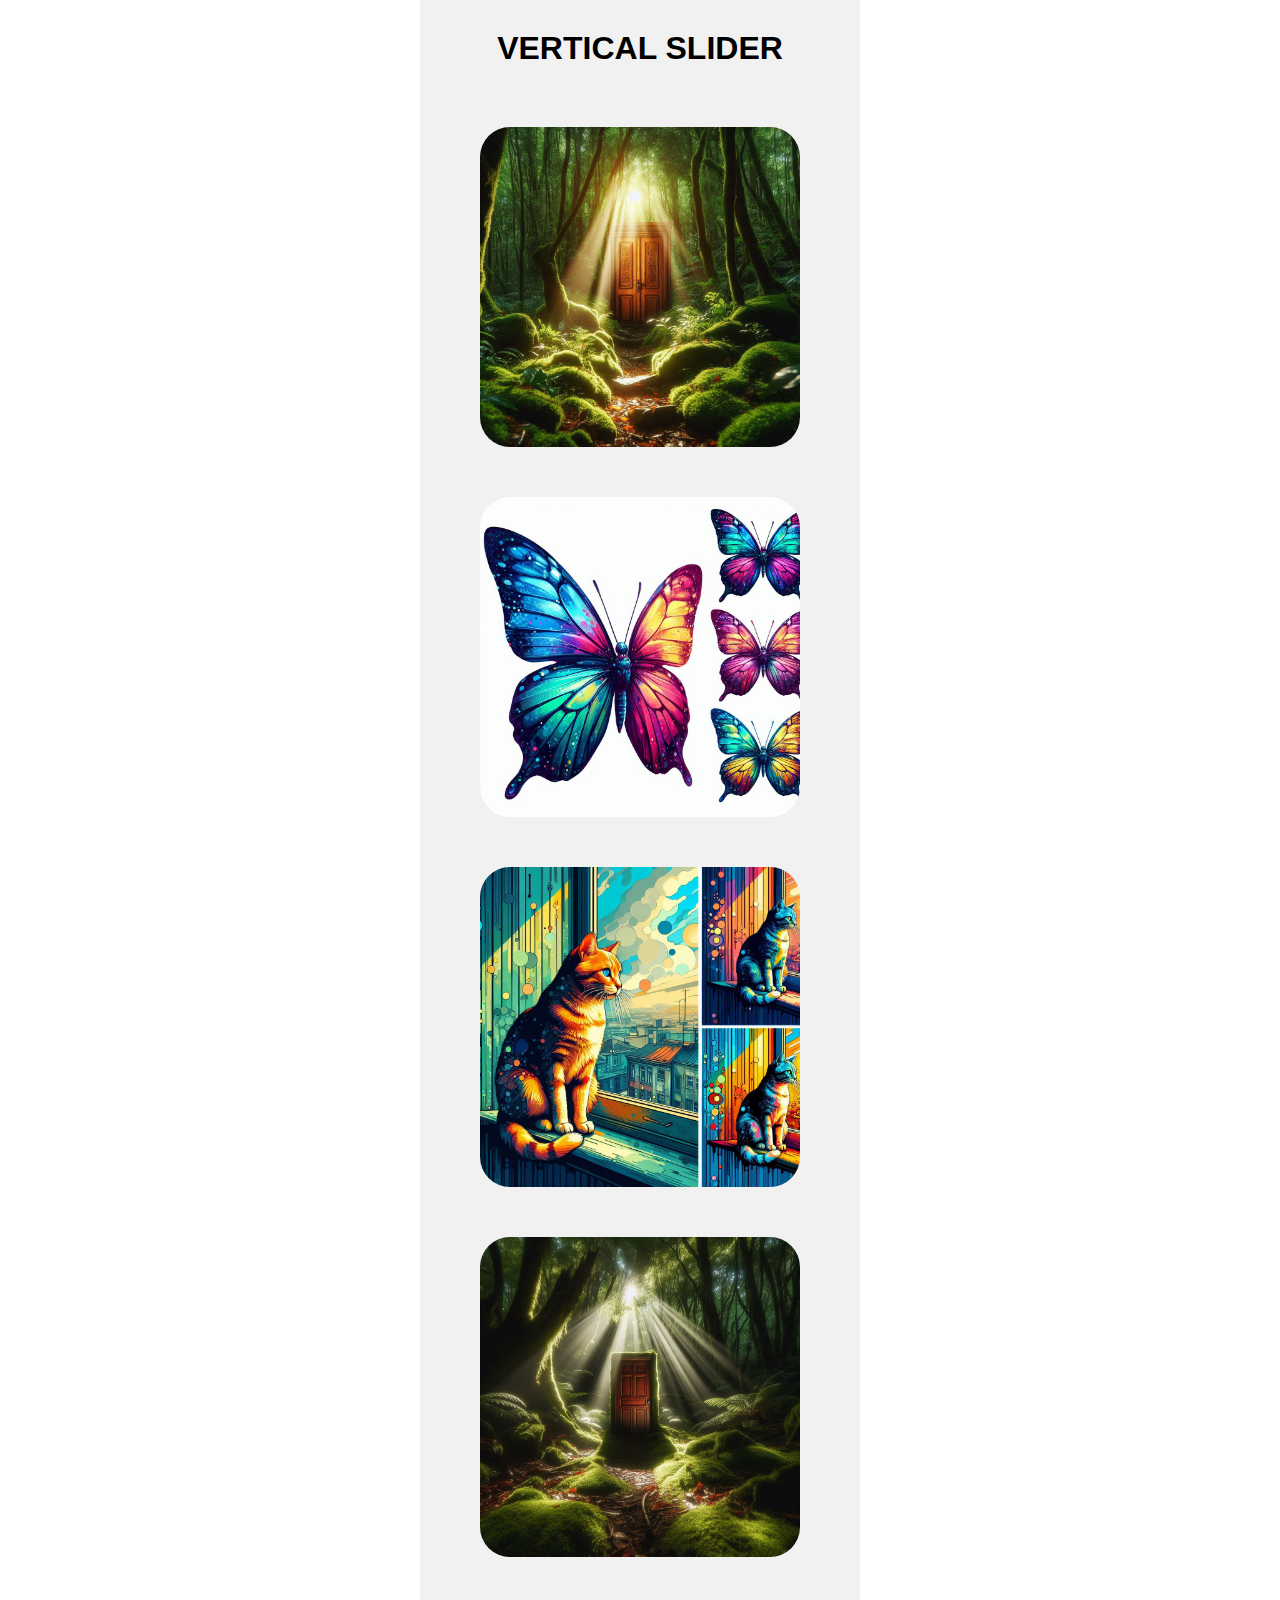
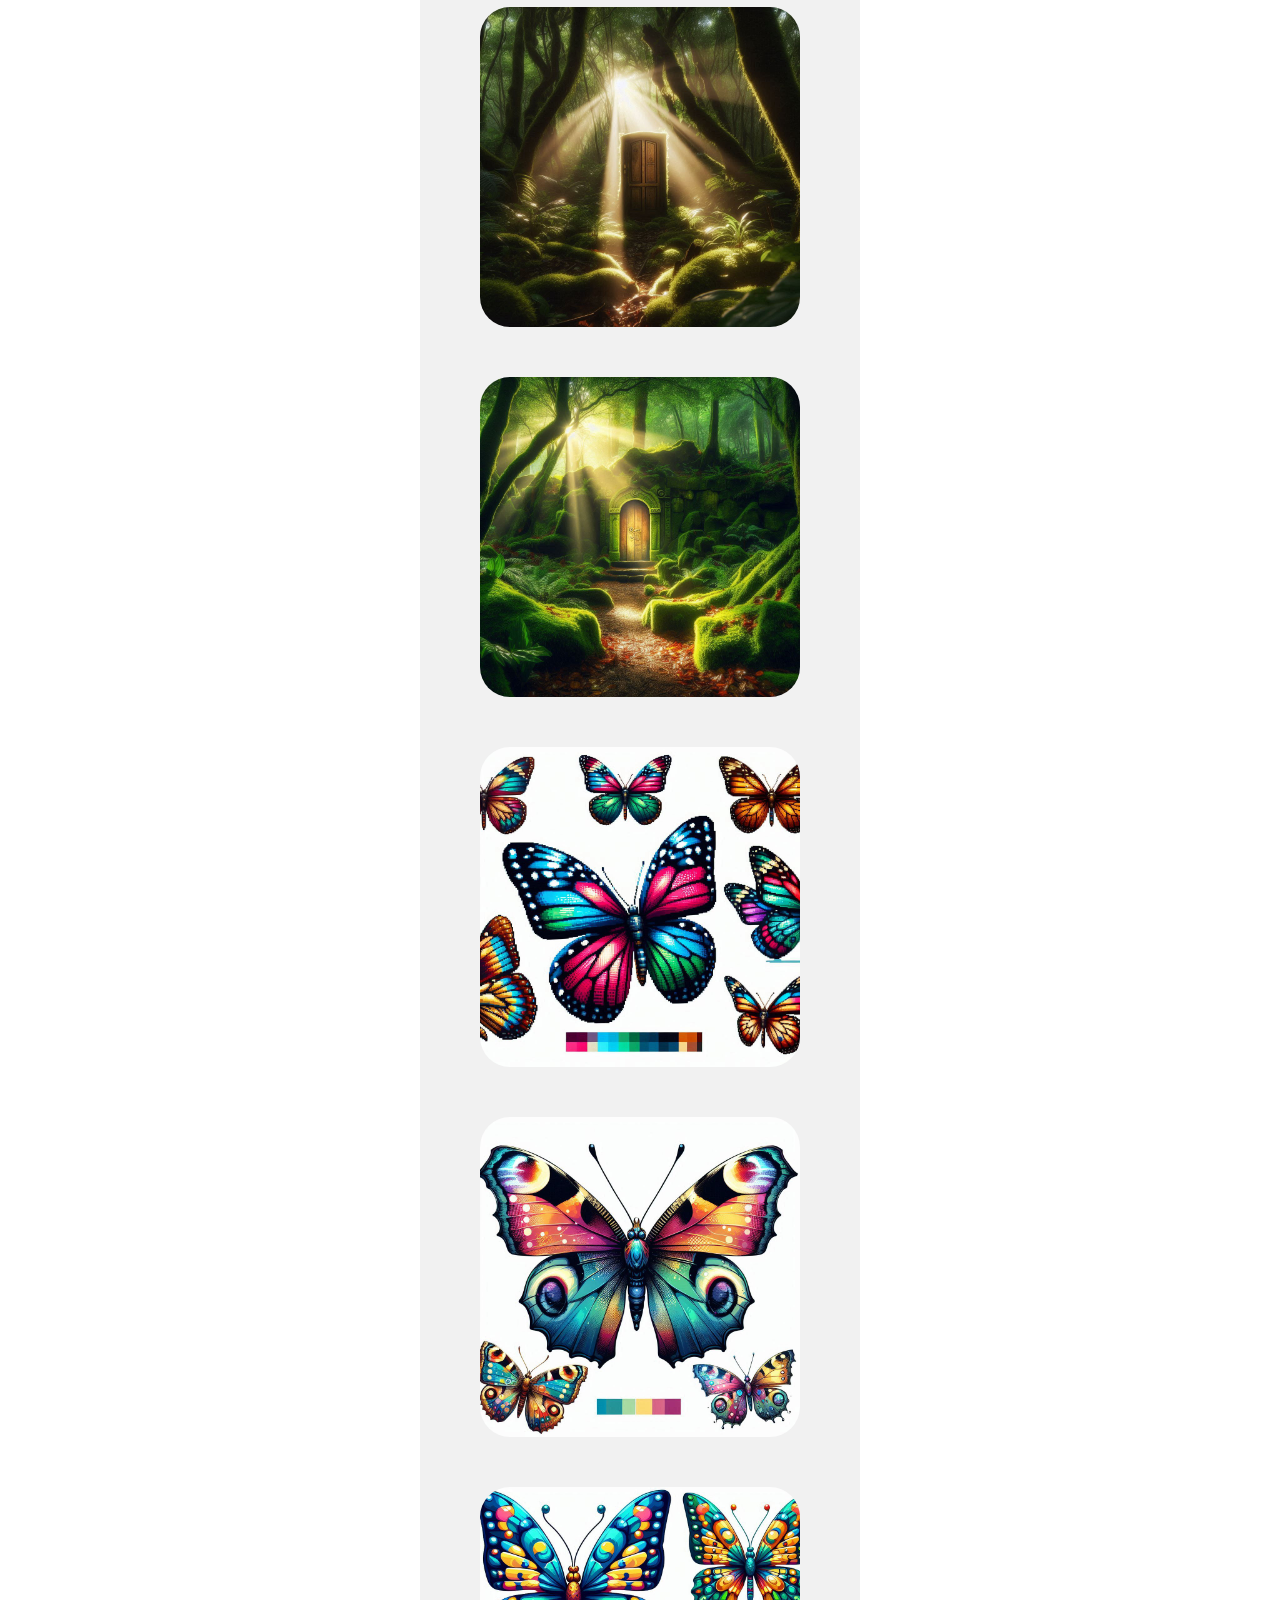
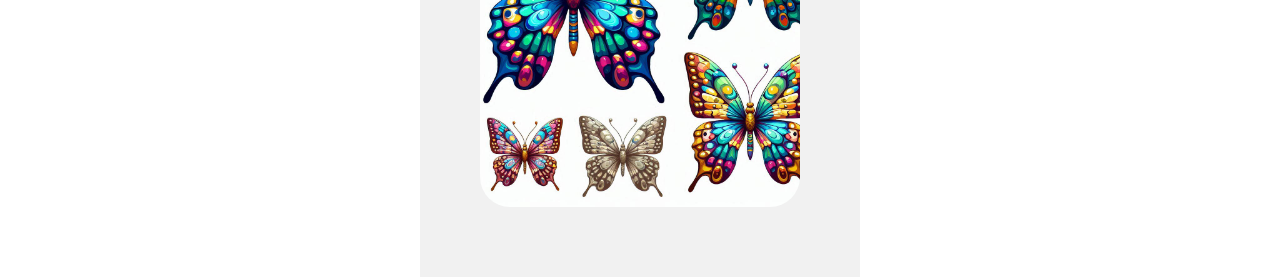
<file: css/animation-vertical/index.html>
<!DOCTYPE html>
<html lang="en">
    <head>
        <meta charset="UTF-8">
        <meta name="viewport" content="width=device-width, initial-scale=1.0">
        <title>Vertical Slider</title>
        <link rel="stylesheet" href="style.css">
    </head>
    <body>
        <div class="container">
            <h1>Vertical Slider</h1>

            <div><img src="img/img-1.jpeg" alt></div>
            <div><img src="img/img-2.jpeg" alt></div>
            <div><img src="img/img-3.jpeg" alt></div>
            <div><img src="img/img-4.jpeg" alt></div>
            <div><img src="img/img-6.jpeg" alt></div>
            <div><img src="img/img-7.jpeg" alt></div>
            <div><img src="img/img-8.jpeg" alt></div>
            <div><img src="img/img-9.jpeg" alt></div>
            <div><img src="img/img-10.jpeg" alt></div>

        </div>

    </body>
</html>
</file>
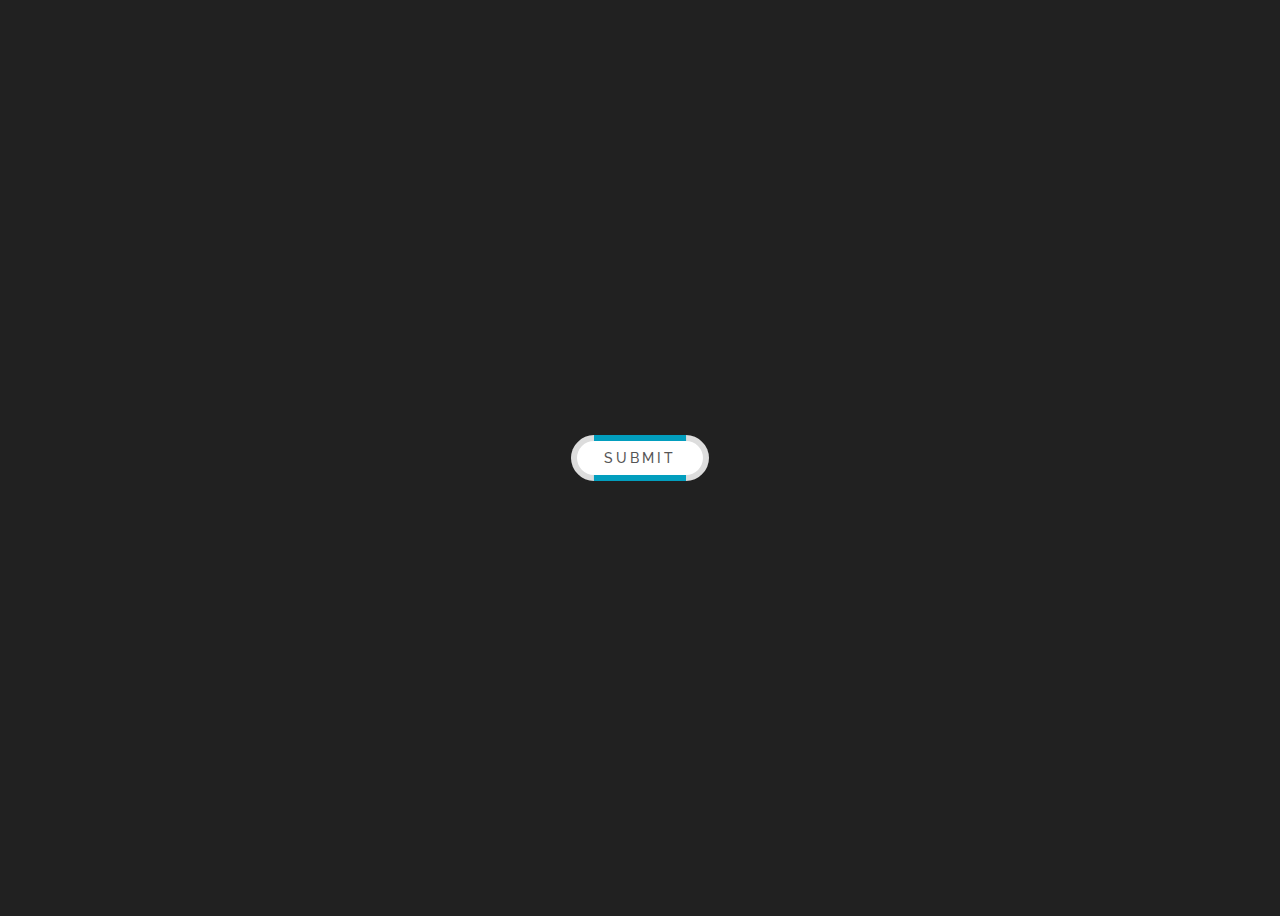
<file: css/buttons-with-animated-border/index.html>
<!DOCTYPE html>
<html lang="en">
  <head>
    <meta charset="UTF-8" />
    <meta http-equiv="X-UA-Compatible" content="IE=edge" />
    <meta name="viewport" content="width=device-width, initial-scale=1.0" />
    <title>Buttons with Animated Border</title>
    <link rel="stylesheet" href="styles.css" />
  </head>
  <body>
    <button class="btn">Submit</button>
  </body>
</html>
</file>
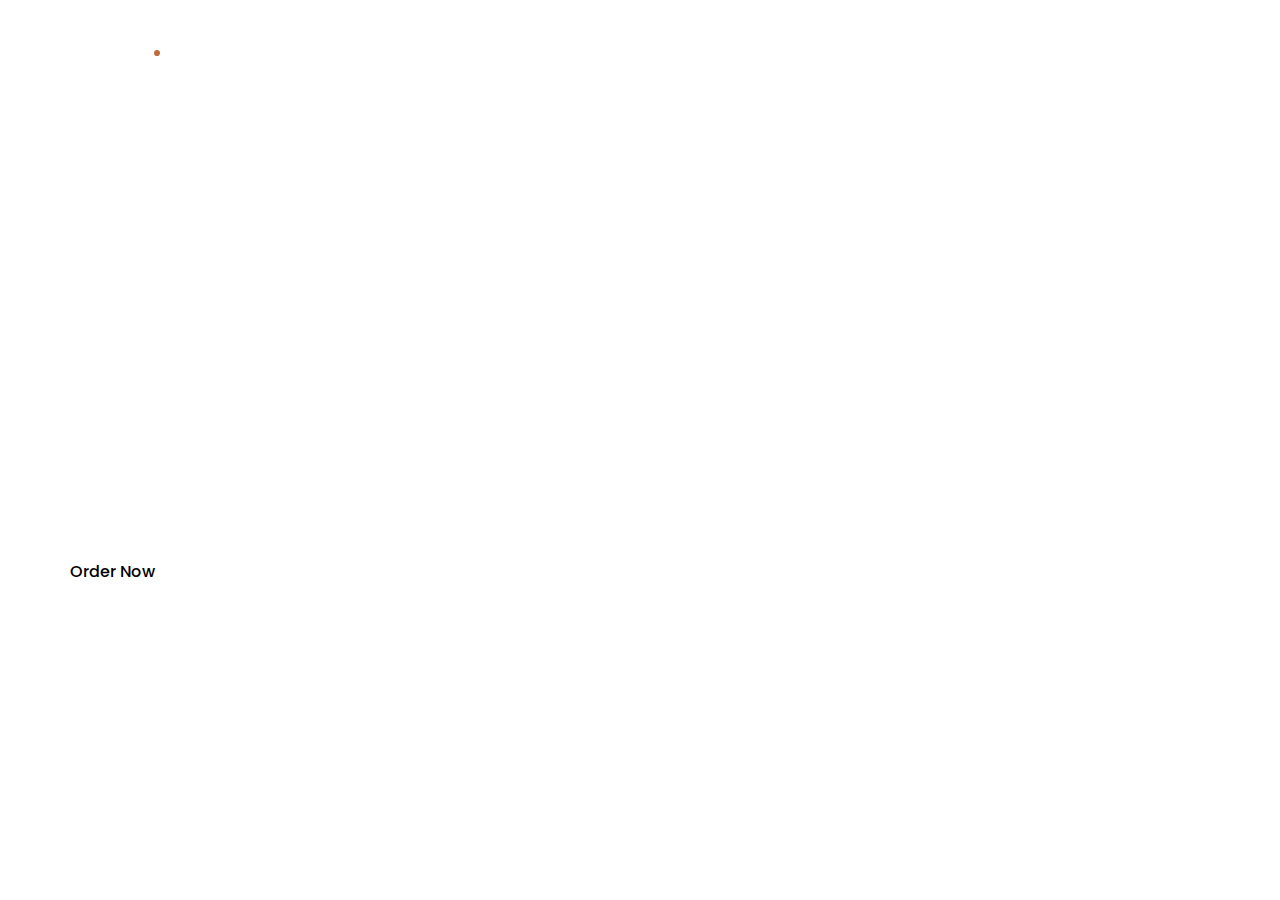
<file: css/coffee  section HTML and CSS/index.htm>
<!DOCTYPE html>
<!-- Coding By CodingNepal - www.codingnepalweb.com -->
<html lang="en">

<head>
    <meta charset="UTF-8">
    <meta name="viewport" content="width=device-width, initial-scale=1.0">
    <title>Coffee Website HTML and CSS | CodingNepal</title>
    <link rel="stylesheet" href="style.css">
    <!-- Google Fonts Links For Icon -->
    <link rel="stylesheet"
        href="https://fonts.googleapis.com/css2?family=Material+Symbols+Outlined:opsz,wght,FILL,GRAD@24,400,0,0">
</head>

<body>
    <header>
        <nav class="navbar">
            <a class="logo" href="#">Coffee<span>.</span></a>
            <ul class="menu-links">
                <span id="close-menu-btn" class="material-symbols-outlined">close</span>
                <li><a href="#">Home</a></li>
                <li><a href="#">Products</a></li>
                <li><a href="#">Testimonials</a></li>
                <li><a href="#">About us</a></li>
                <li><a href="#">Contact us</a></li>
            </ul>
            <span id="hamburger-btn" class="material-symbols-outlined">menu</span>
        </nav>
    </header>

    <section class="hero-section">
        <div class="content">
            <h2>Start Your Day With Fresh Coffee</h2>
            <p>
                Coffee is a popular and beloved beverage enjoyed by
                people around the world.Awaken your senses with a steaming cup of liquid motivation.
            </p>
            <button>Order Now</button>
        </div>
    </section>

    <script>
        const header = document.querySelector("header");
        const hamburgerBtn = document.querySelector("#hamburger-btn");
        const closeMenuBtn = document.querySelector("#close-menu-btn");

        // Toggle mobile menu on hamburger button click
        hamburgerBtn.addEventListener("click", () => header.classList.toggle("show-mobile-menu"));

        // Close mobile menu on close button click
        closeMenuBtn.addEventListener("click", () => hamburgerBtn.click());
    </script>

</body>

</html>
</file>
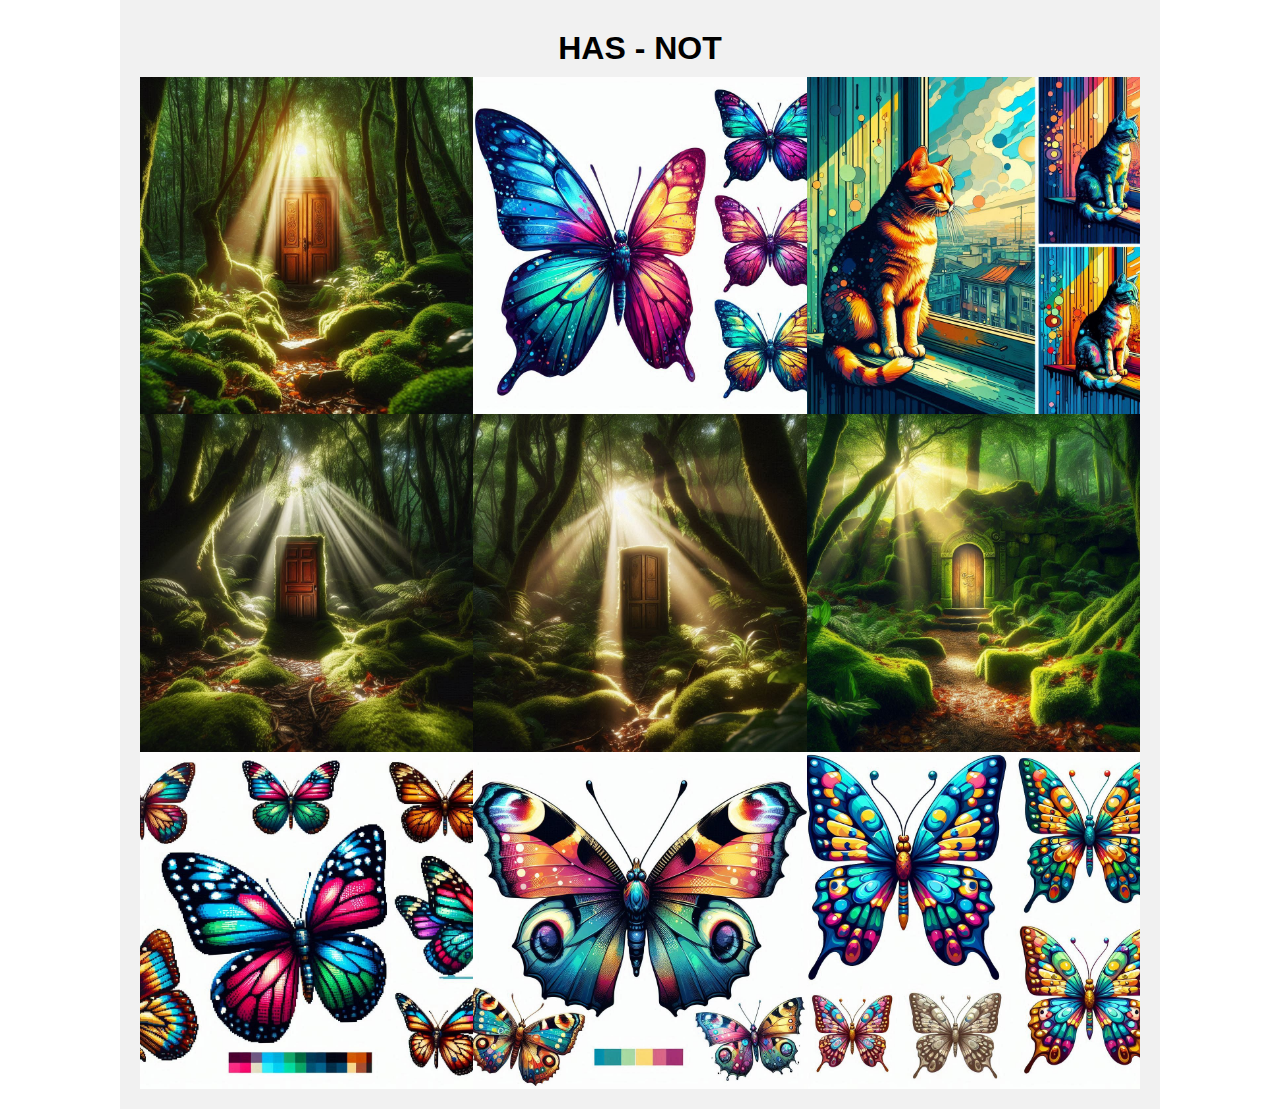
<file: css/has-not/index.html>
<!DOCTYPE html>
<html lang="en">
    <head>
        <meta charset="UTF-8">
        <meta name="viewport" content="width=device-width, initial-scale=1.0">
        <title>Has Not</title>
        <link rel="stylesheet" href="style.css">
    </head>
    <body>
        <div class="container">
            <h1>Has - Not</h1>

            <div class="images">
                <div><img src="img/img-1.jpeg" alt></div>
                <div><img src="img/img-2.jpeg" alt></div>
                <div><img src="img/img-3.jpeg" alt></div>
                <div><img src="img/img-4.jpeg" alt></div>
                <div><img src="img/img-6.jpeg" alt></div>
                <div><img src="img/img-7.jpeg" alt></div>
                <div><img src="img/img-8.jpeg" alt></div>
                <div><img src="img/img-9.jpeg" alt></div>
                <div><img src="img/img-10.jpeg" alt></div>
            </div>
        </div>

    </body>
</html>
</file>
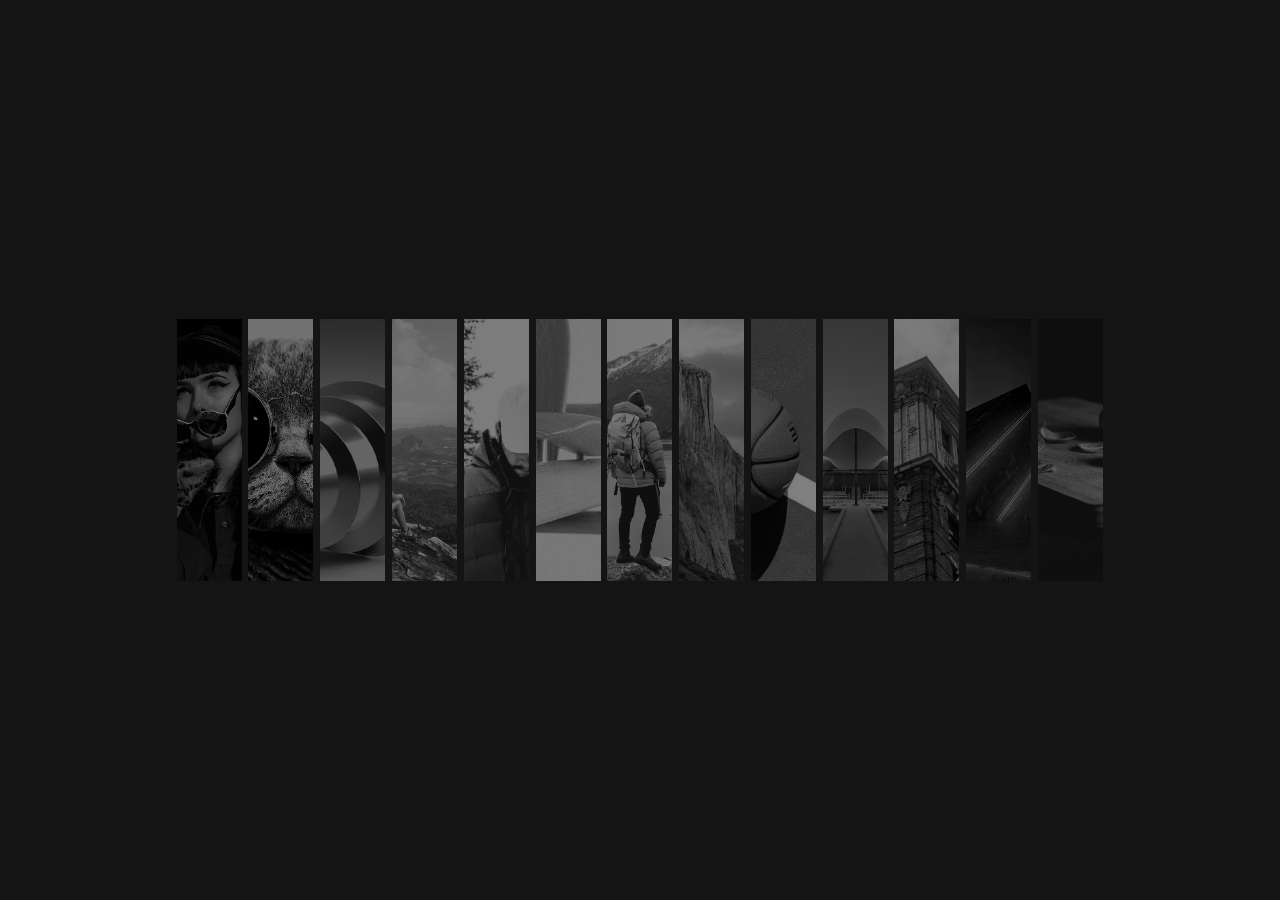
<file: css/hover-animation-website/index.html>
<!DOCTYPE html>
<html lang="en">
<head>
	<meta charset="UTF-8">
	<meta name="viewport" content="width=device-width, initial-scale=1.0">
	<title>Document</title>
	<link rel="stylesheet" href="css/main.css">
</head>
<body>

	<div class="wrapper">

		<div class="items">
			<div class="item" tabindex="1" style="background-image: url(img/photos/1.jpg)"></div>
			<div class="item" tabindex="1" style="background-image: url(img/photos/2.jpg)"></div>
			<div class="item" tabindex="1" style="background-image: url(img/photos/3.jpg)"></div>
			<div class="item" tabindex="1" style="background-image: url(img/photos/4.jpg)"></div>
			<div class="item" tabindex="1" style="background-image: url(img/photos/5.jpg)"></div>
			<div class="item" tabindex="1" style="background-image: url(img/photos/6.jpg)"></div>
			<div class="item" tabindex="1" style="background-image: url(img/photos/7.jpg)"></div>
			<div class="item" tabindex="1" style="background-image: url(img/photos/8.jpg)"></div>
			<div class="item" tabindex="1" style="background-image: url(img/photos/9.jpg)"></div>
			<div class="item" tabindex="1" style="background-image: url(img/photos/10.jpg)"></div>
			<div class="item" tabindex="1" style="background-image: url(img/photos/11.jpg)"></div>
			<div class="item" tabindex="1" style="background-image: url(img/photos/12.jpg)"></div>
			<div class="item" tabindex="1" style="background-image: url(img/photos/13.jpg)"></div>
		</div>

	</div>

</body>
</html>
</file>
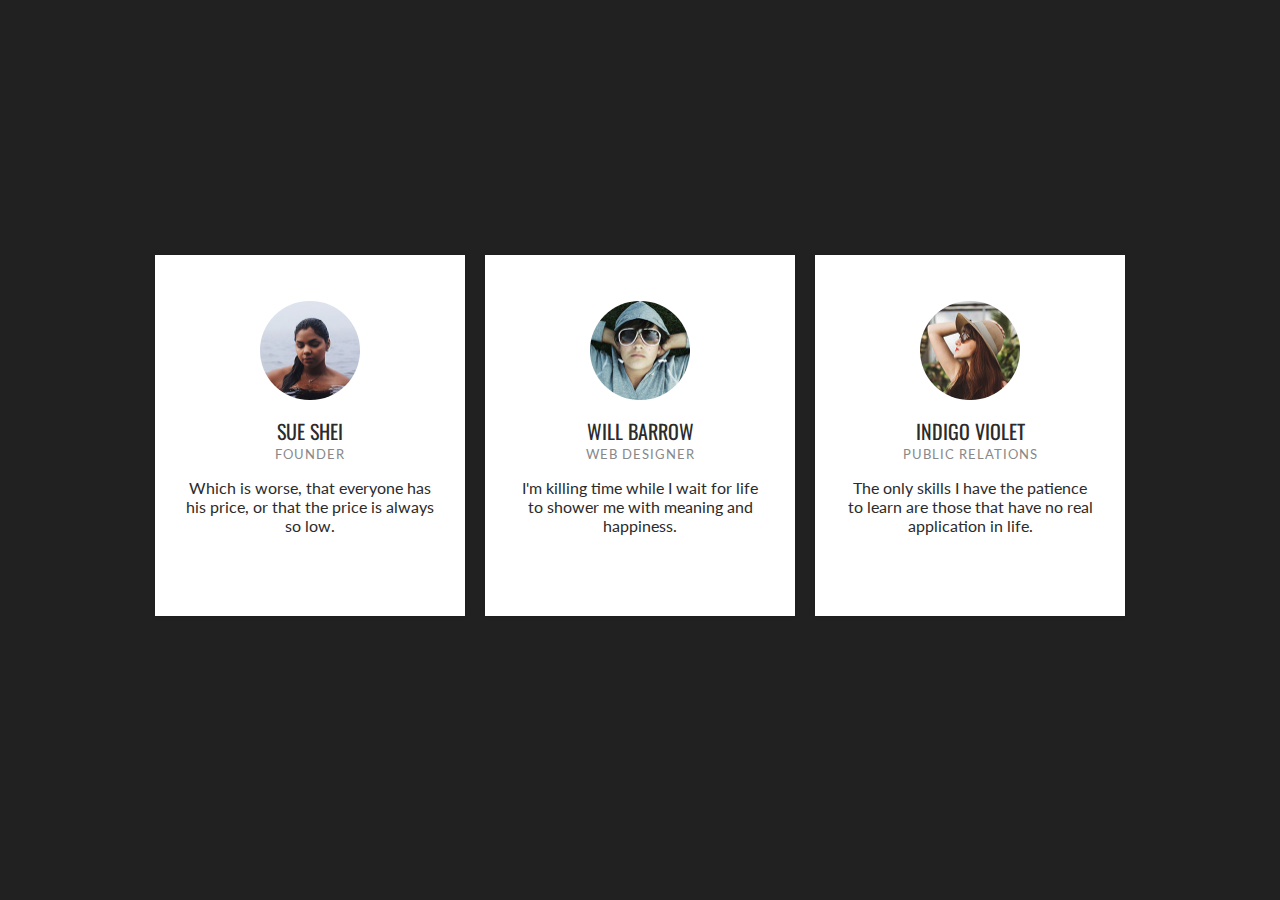
<file: mini-project/1-cart-profile/index.html>
<!DOCTYPE html>
<html lang="en">

<head>
  <meta charset="UTF-8" />
  <meta http-equiv="X-UA-Compatible" content="IE=edge" />
  <meta name="viewport" content="width=device-width, initial-scale=1.0" />
  <title>Profile Cards</title>
  <link rel="stylesheet" href="styles.css" />
</head>

<body>
  <figure class="card">
    <div class="profile-image">
      <img src="images/img1.jpg" alt="profile-sample2" />
    </div>
    <figcaption>
      <h3>Sue Shei</h3>
      <h5>Founder</h5>
      <p>Which is worse, that everyone has his price, or that the price is always so low.</p>
      <div class="icons">
        <a href="#"><i class="ion-social-reddit"></i></a>
        <a href="#"> <i class="ion-social-twitter"></i></a>
        <a href="#"> <i class="ion-social-vimeo"></i></a>
      </div>
    </figcaption>
  </figure>
  <figure class="card">
    <div class="profile-image">
      <img src="images/img2.jpg" alt="profile-sample7" />
    </div>
    <figcaption>
      <h3>Will Barrow</h3>
      <h5>Web Designer</h5>
      <p>I'm killing time while I wait for life to shower me with meaning and happiness.</p>
      <div class="icons">
        <a href="#"><i class="ion-social-reddit"></i></a>
        <a href="#"> <i class="ion-social-twitter"></i></a>
        <a href="#"> <i class="ion-social-vimeo"></i></a>
      </div>
    </figcaption>
  </figure>
  <figure class="card">
    <div class="profile-image">
      <img src="images/img3.jpg" alt="profile-sample6" />
    </div>
    <figcaption>
      <h3>Indigo Violet</h3>
      <h5>Public Relations</h5>
      <p>
        The only skills I have the patience to learn are those that have no real application in
        life.
      </p>
      <div class="icons">
        <a href="#"><i class="ion-social-reddit"></i></a>
        <a href="#"> <i class="ion-social-twitter"></i></a>
        <a href="#"> <i class="ion-social-vimeo"></i></a>
      </div>
    </figcaption>
  </figure>
</body>

</html>
</file>
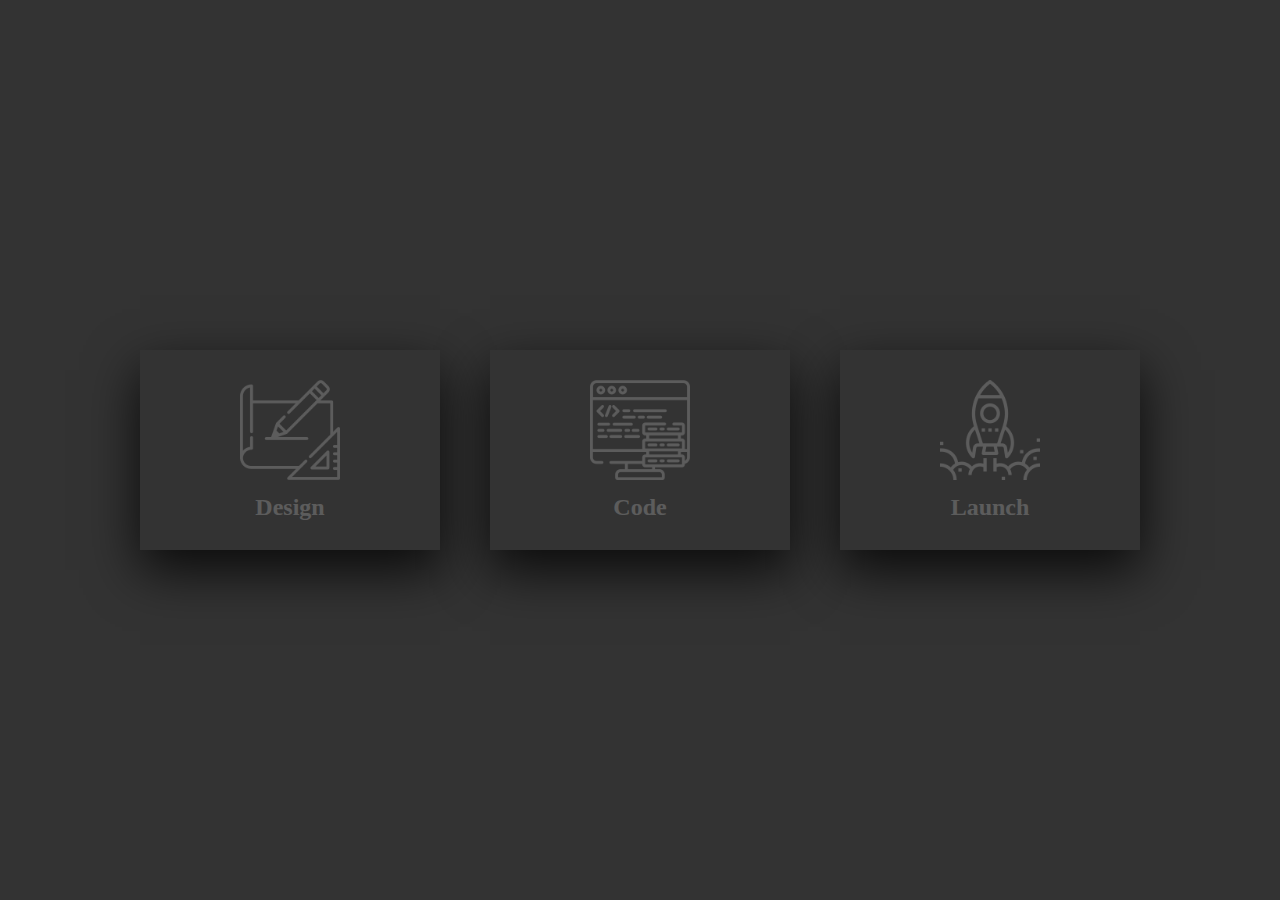
<file: mini-project/2-css-card-hover-effects/index.html>
<!DOCTYPE html>
<html lang="en">
  <head>
    <meta charset="UTF-8" />
    <meta http-equiv="X-UA-Compatible" content="IE=edge" />
    <meta name="viewport" content="width=device-width, initial-scale=1.0" />
    <title>CSS Card Hover Effects</title>
    <link rel="stylesheet" href="styles.css" />
  </head>
  <body>
    <div class="container">
      <div class="card">
        <div class="face face1">
          <div class="content">
            <img src="images/img1.png" />
            <h3>Design</h3>
          </div>
        </div>
        <div class="face face2">
          <div class="content">
            <p>
              Lorem ipsum dolor sit amet consectetur adipisicing elit. Quas cum cumque minus iste
              veritatis provident at.
            </p>
            <a href="#">Read More</a>
          </div>
        </div>
      </div>
      <div class="card">
        <div class="face face1">
          <div class="content">
            <img src="images/img2.png" />
            <h3>Code</h3>
          </div>
        </div>
        <div class="face face2">
          <div class="content">
            <p>
              Lorem ipsum dolor sit amet consectetur adipisicing elit. Quas cum cumque minus iste
              veritatis provident at.
            </p>
            <a href="#">Read More</a>
          </div>
        </div>
      </div>
      <div class="card">
        <div class="face face1">
          <div class="content">
            <img src="images/img3.png" />
            <h3>Launch</h3>
          </div>
        </div>
        <div class="face face2">
          <div class="content">
            <p>
              Lorem ipsum dolor sit amet consectetur adipisicing elit. Quas cum cumque minus iste
              veritatis provident at.
            </p>
            <a href="#">Read More</a>
          </div>
        </div>
      </div>
    </div>
  </body>
</html>
</file>
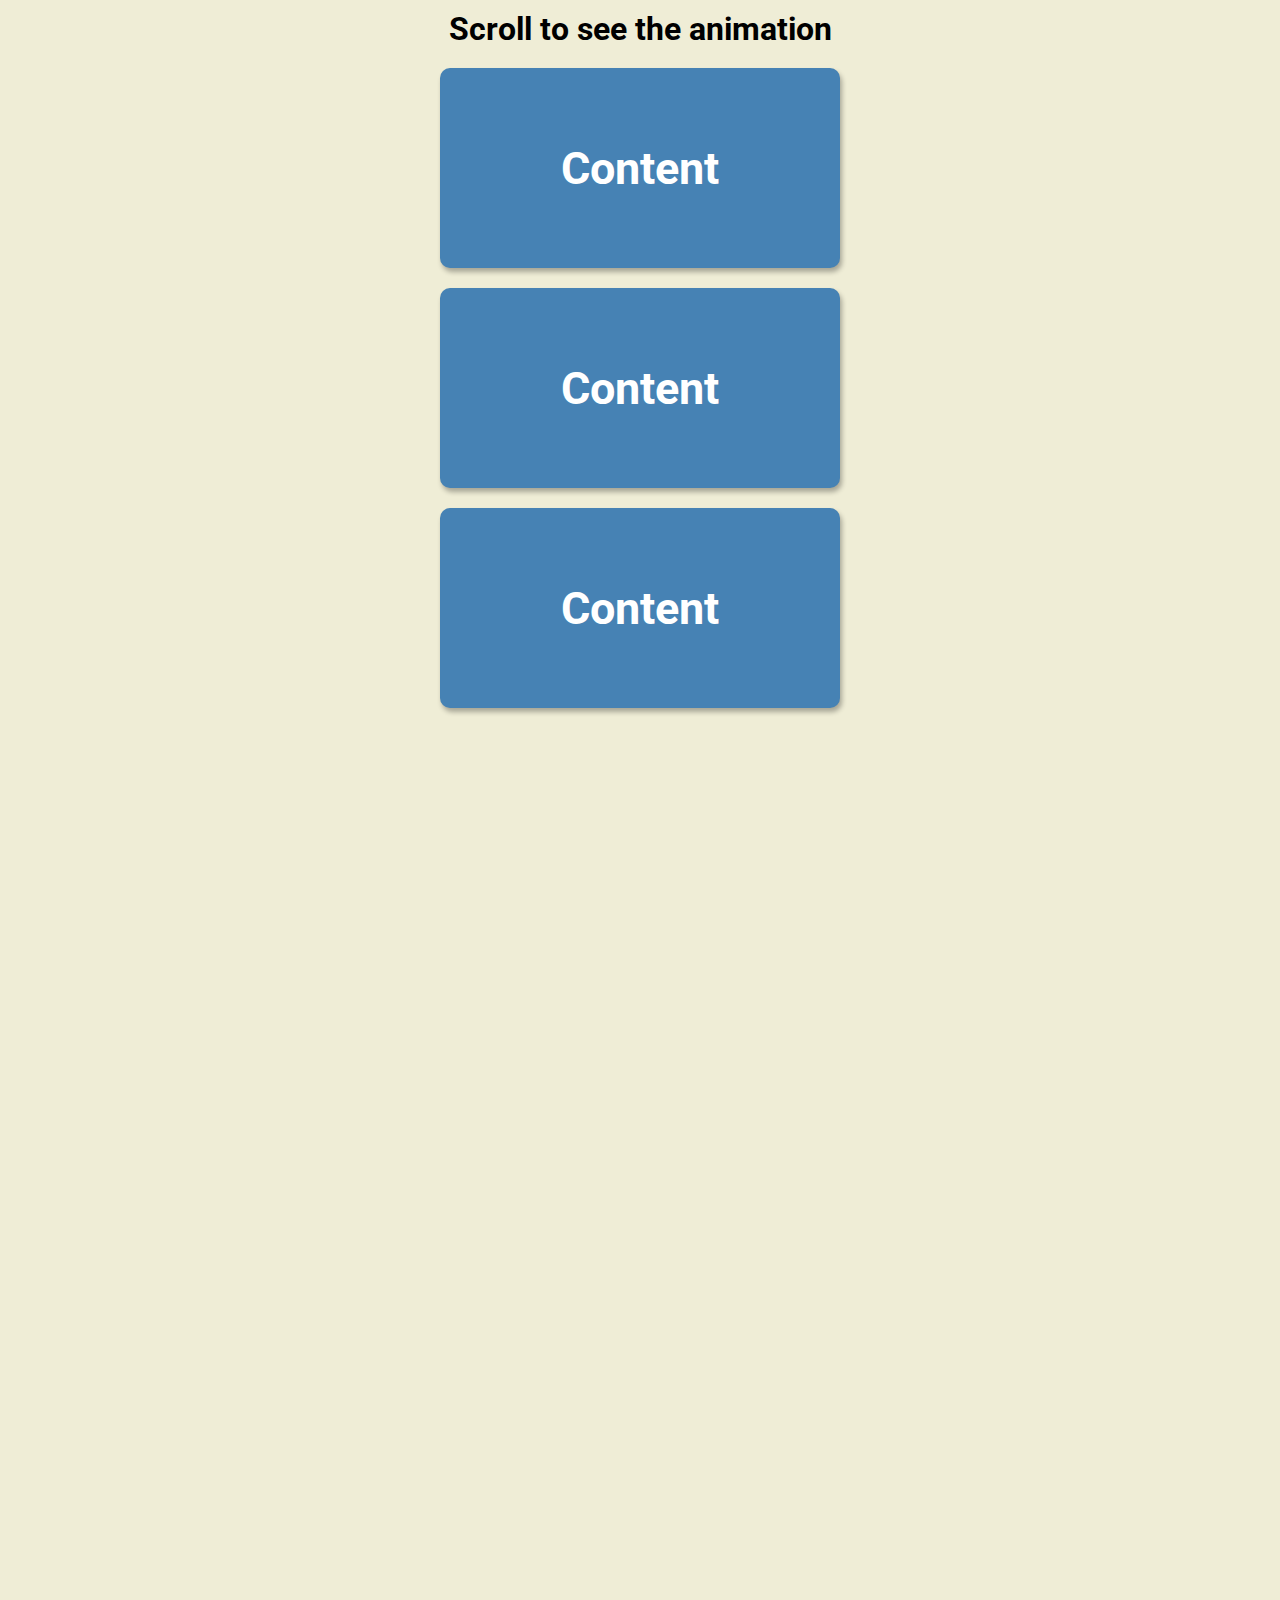
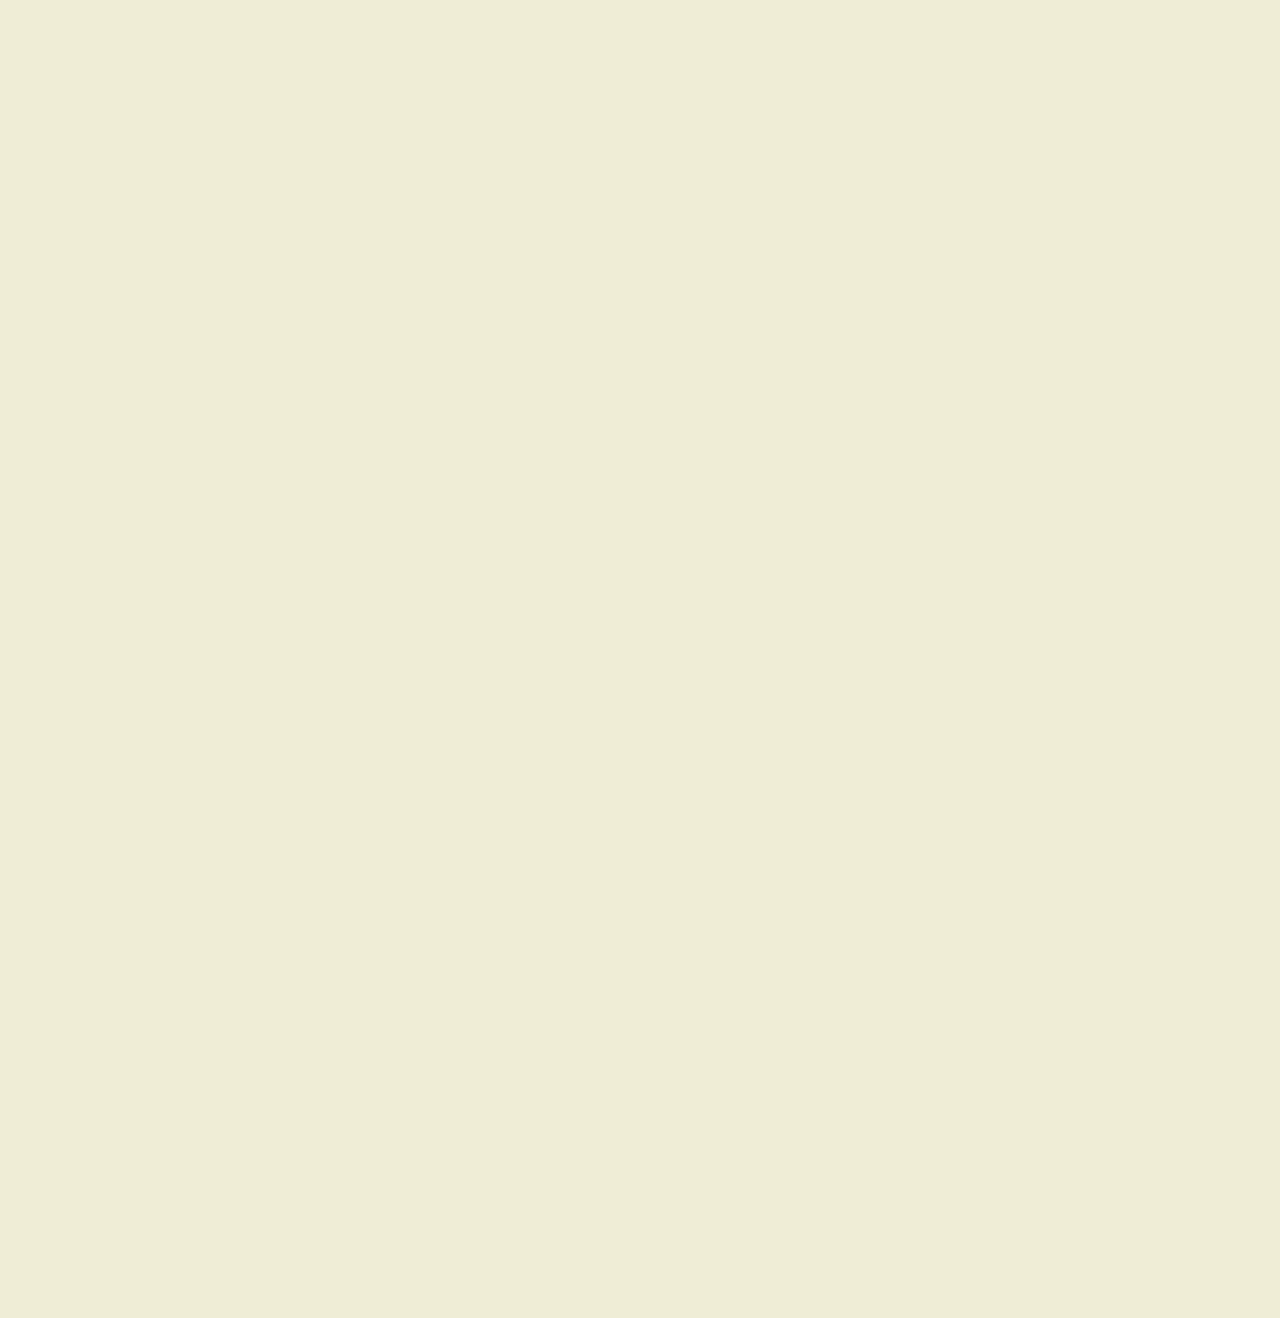
<file: mini-project/4 - scroll-animation/index.html>
<!DOCTYPE html>
<html lang="en">
  <head>
    <meta charset="UTF-8" />
    <meta name="viewport" content="width=device-width, initial-scale=1.0" />
    <link rel="stylesheet" href="style.css" />
    <title>Scroll Animation</title>
  </head>
  <body>
    <h1>Scroll to see the animation</h1>
    <div class="box"><h2>Content</h2></div>
    <div class="box"><h2>Content</h2></div>
    <div class="box"><h2>Content</h2></div>
    <div class="box"><h2>Content</h2></div>
    <div class="box"><h2>Content</h2></div>
    <div class="box"><h2>Content</h2></div>
    <div class="box"><h2>Content</h2></div>
    <div class="box"><h2>Content</h2></div>
    <div class="box"><h2>Content</h2></div>
    <div class="box"><h2>Content</h2></div>
    <div class="box"><h2>Content</h2></div>
    <div class="box"><h2>Content</h2></div>
    <div class="box"><h2>Content</h2></div>
    <script src="script.js"></script>
  </body>
</html>
</file>
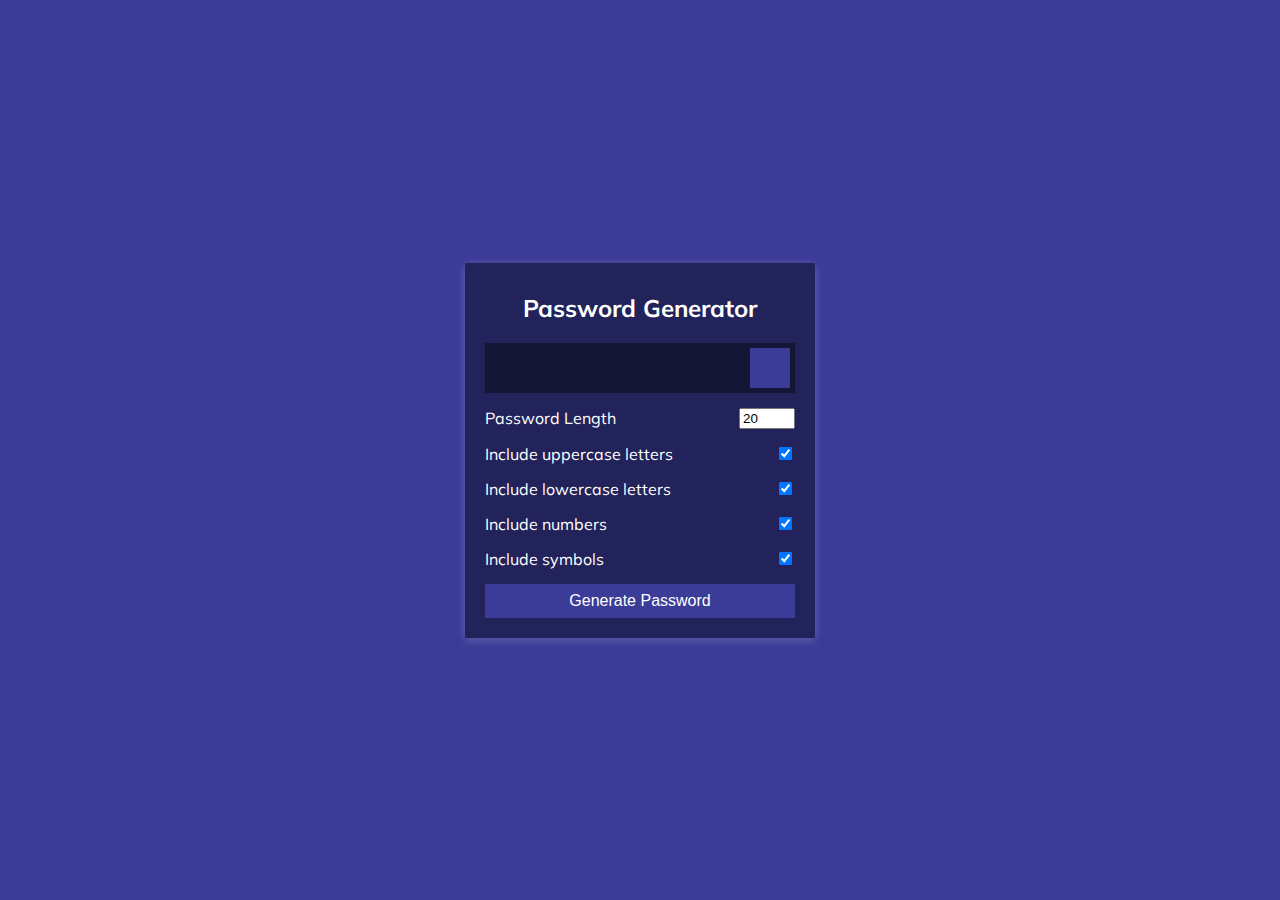
<file: mini-project/6 - password-generator/index.html>
<!DOCTYPE html>
<html lang="en">
  <head>
    <meta charset="UTF-8" />
    <meta name="viewport" content="width=device-width, initial-scale=1.0" />
    <link rel="stylesheet" href="https://cdnjs.cloudflare.com/ajax/libs/font-awesome/5.14.0/css/all.min.css" integrity="sha512-1PKOgIY59xJ8Co8+NE6FZ+LOAZKjy+KY8iq0G4B3CyeY6wYHN3yt9PW0XpSriVlkMXe40PTKnXrLnZ9+fkDaog==" crossorigin="anonymous" />
    <link rel="stylesheet" href="style.css" />
    <title>Password Generator</title>
  </head>
  <body>
    <div class="container">
      <h2>Password Generator</h2>
      <div class="result-container">
        <span id="result"></span>
        <button class="btn" id="clipboard">
          <i class="far fa-clipboard"></i>
        </button>
      </div>
      <div class="settings">
        <div class="setting">
          <label>Password Length</label>
          <input type="number" id="length" min="4" max="20" value="20">
        </div>
        <div class="setting">
          <label>Include uppercase letters</label>
          <input type="checkbox" id="uppercase" checked>
        </div>
        <div class="setting">
          <label>Include lowercase letters</label>
          <input type="checkbox" id="lowercase" checked>
        </div>
        <div class="setting">
          <label>Include numbers</label>
          <input type="checkbox" id="numbers" checked>
        </div>
        <div class="setting">
          <label>Include symbols</label>
          <input type="checkbox" id="symbols" checked>
        </div>
      </div>

      <button class="btn btn-large" id="generate">
        Generate Password
      </button>
    </div>
    <script src="script.js"></script>
  </body>
</html>
</file>
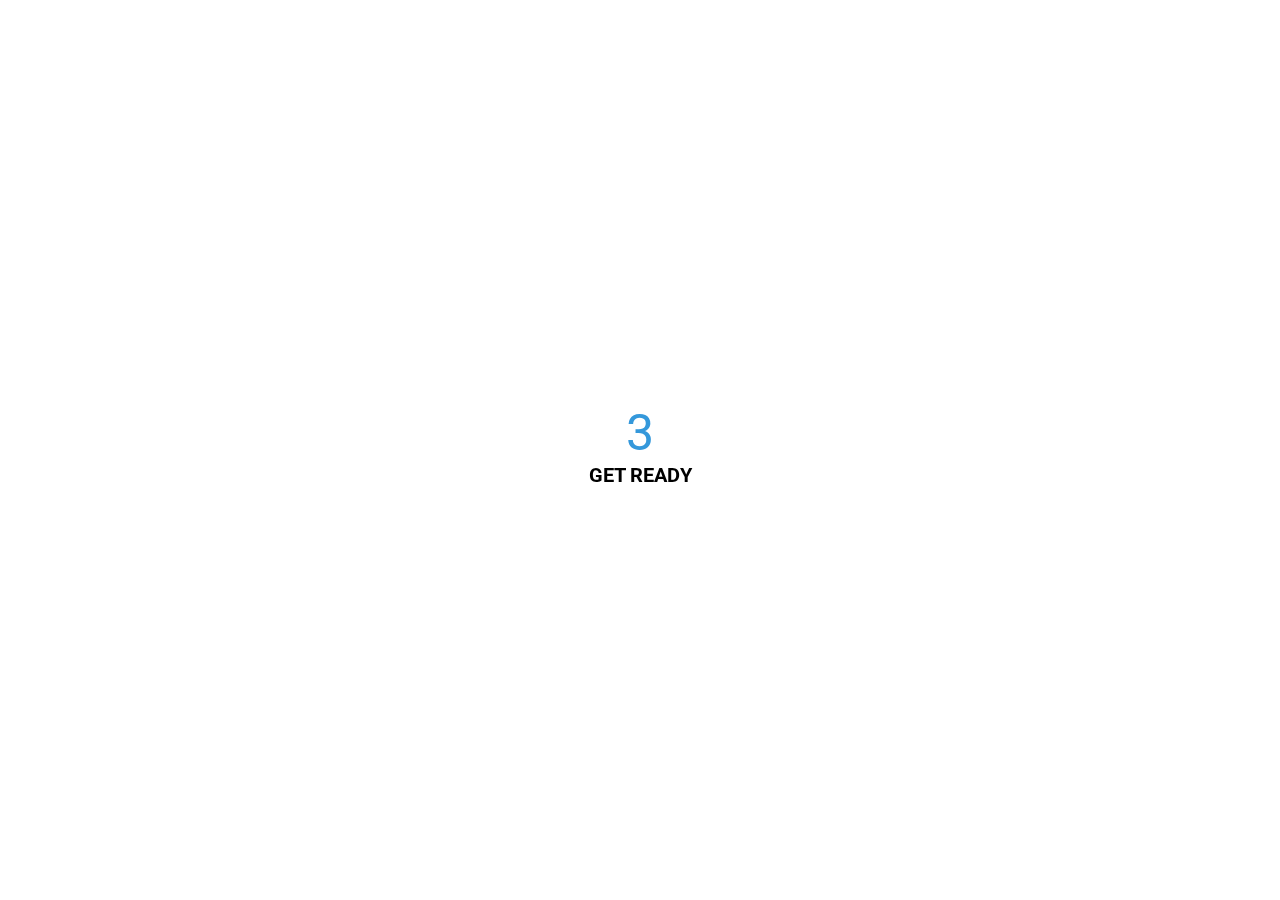
<file: mini-project/animated-countdown/index.html>
<!DOCTYPE html>
<html lang="en">
  <head>
    <meta charset="UTF-8" />
    <meta name="viewport" content="width=device-width, initial-scale=1.0" />
    <link rel="stylesheet" href="style.css" />
    <title>Animated Countdown</title>
  </head>
  <body>
    <div class="counter">
      <div class="nums">
        <span class="in">3</span>
        <span>2</span>
        <span>1</span>
        <span>0</span>
      </div>
      <h4>Get Ready</h4>
    </div>

    <div class="final">
      <h1>GO</h1>
      <button id="replay">
        <span>Replay</span>
      </button>
    </div>
    <script src="script.js"></script>
  </body>
</html>
</file>
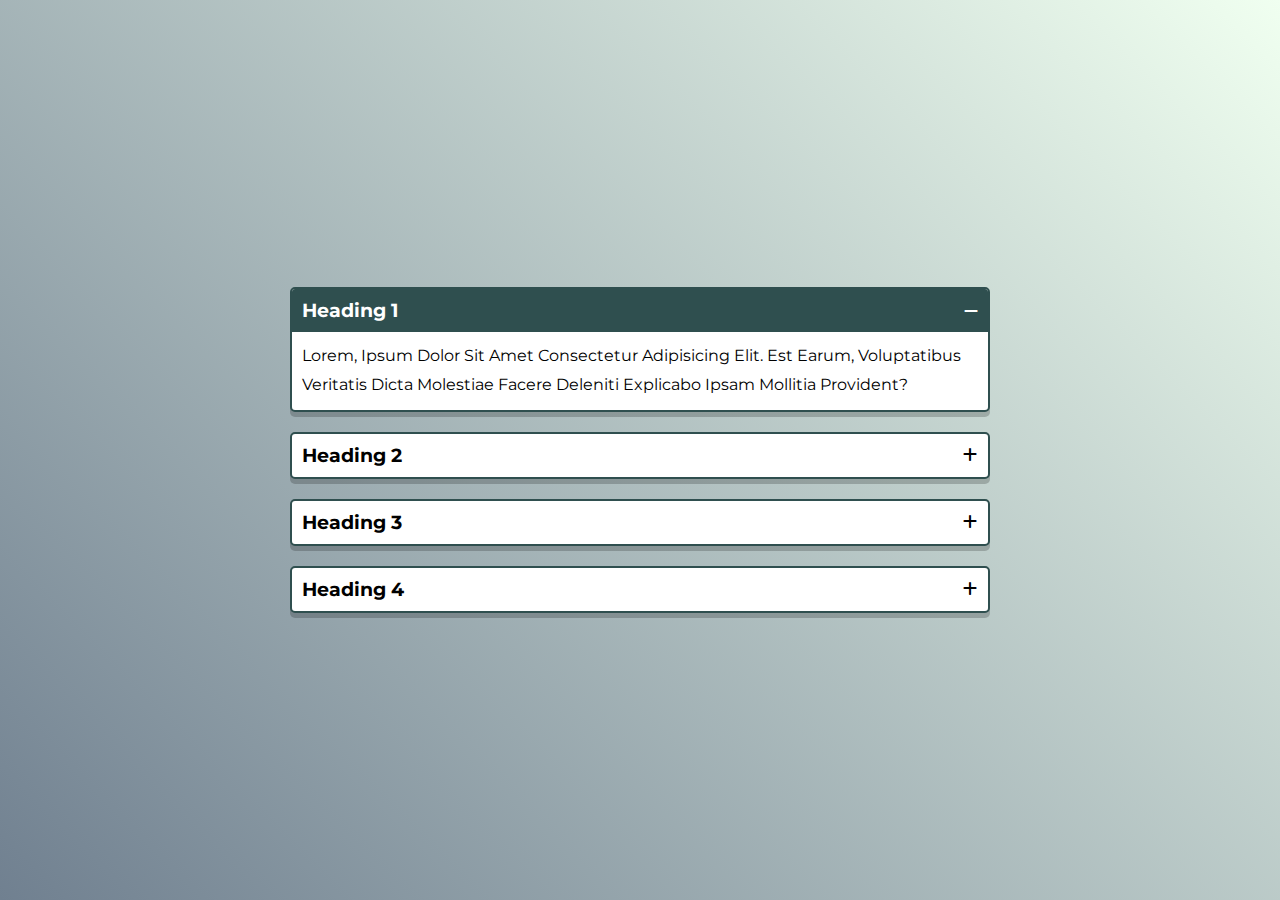
<file: mini-project/css_accordion/index.html>
<!DOCTYPE html>
<html lang="en">
<head>
   <meta charset="UTF-8">
   <meta name="viewport" content="width=device-width, initial-scale=1.0">
   
   <!-- custom css file link  -->
    <link rel="stylesheet" href="css/style.css">

</head>
<body>
</div>

<div class="box-container">
    <div class="box active">
        <div class="heading"><h3>Heading 1</h3><i class="fas fa-minus"></i></div>
        <p class="content">Lorem, ipsum dolor sit amet consectetur adipisicing elit. Est earum, voluptatibus veritatis dicta molestiae facere deleniti explicabo ipsam mollitia provident?</p>
    </div>

    <div class="box">
        <div class="heading"><h3>Heading 2</h3><i class="fas fa-plus"></i></div>
        <p class="content">Lorem, ipsum dolor sit amet consectetur adipisicing elit. Est earum, voluptatibus veritatis dicta molestiae facere deleniti explicabo ipsam mollitia provident?</p>
    </div>

    <div class="box">
        <div class="heading"><h3>Heading 3</h3><i class="fas fa-plus"></i></div>
        <p class="content">Lorem, ipsum dolor sit amet consectetur adipisicing elit. Est earum, voluptatibus veritatis dicta molestiae facere deleniti explicabo ipsam mollitia provident?</p>
    </div>

    <div class="box">
        <div class="heading"><h3>Heading 4</h3><i class="fas fa-plus"></i></div>
        <p class="content">Lorem, ipsum dolor sit amet consectetur adipisicing elit. Est earum, voluptatibus veritatis dicta molestiae facere deleniti explicabo ipsam mollitia provident?</p>
    </div>
</div>














<!-- custom js file link     -->
<script src="js/script.js"></script>
   
</body>
</html>
</file>
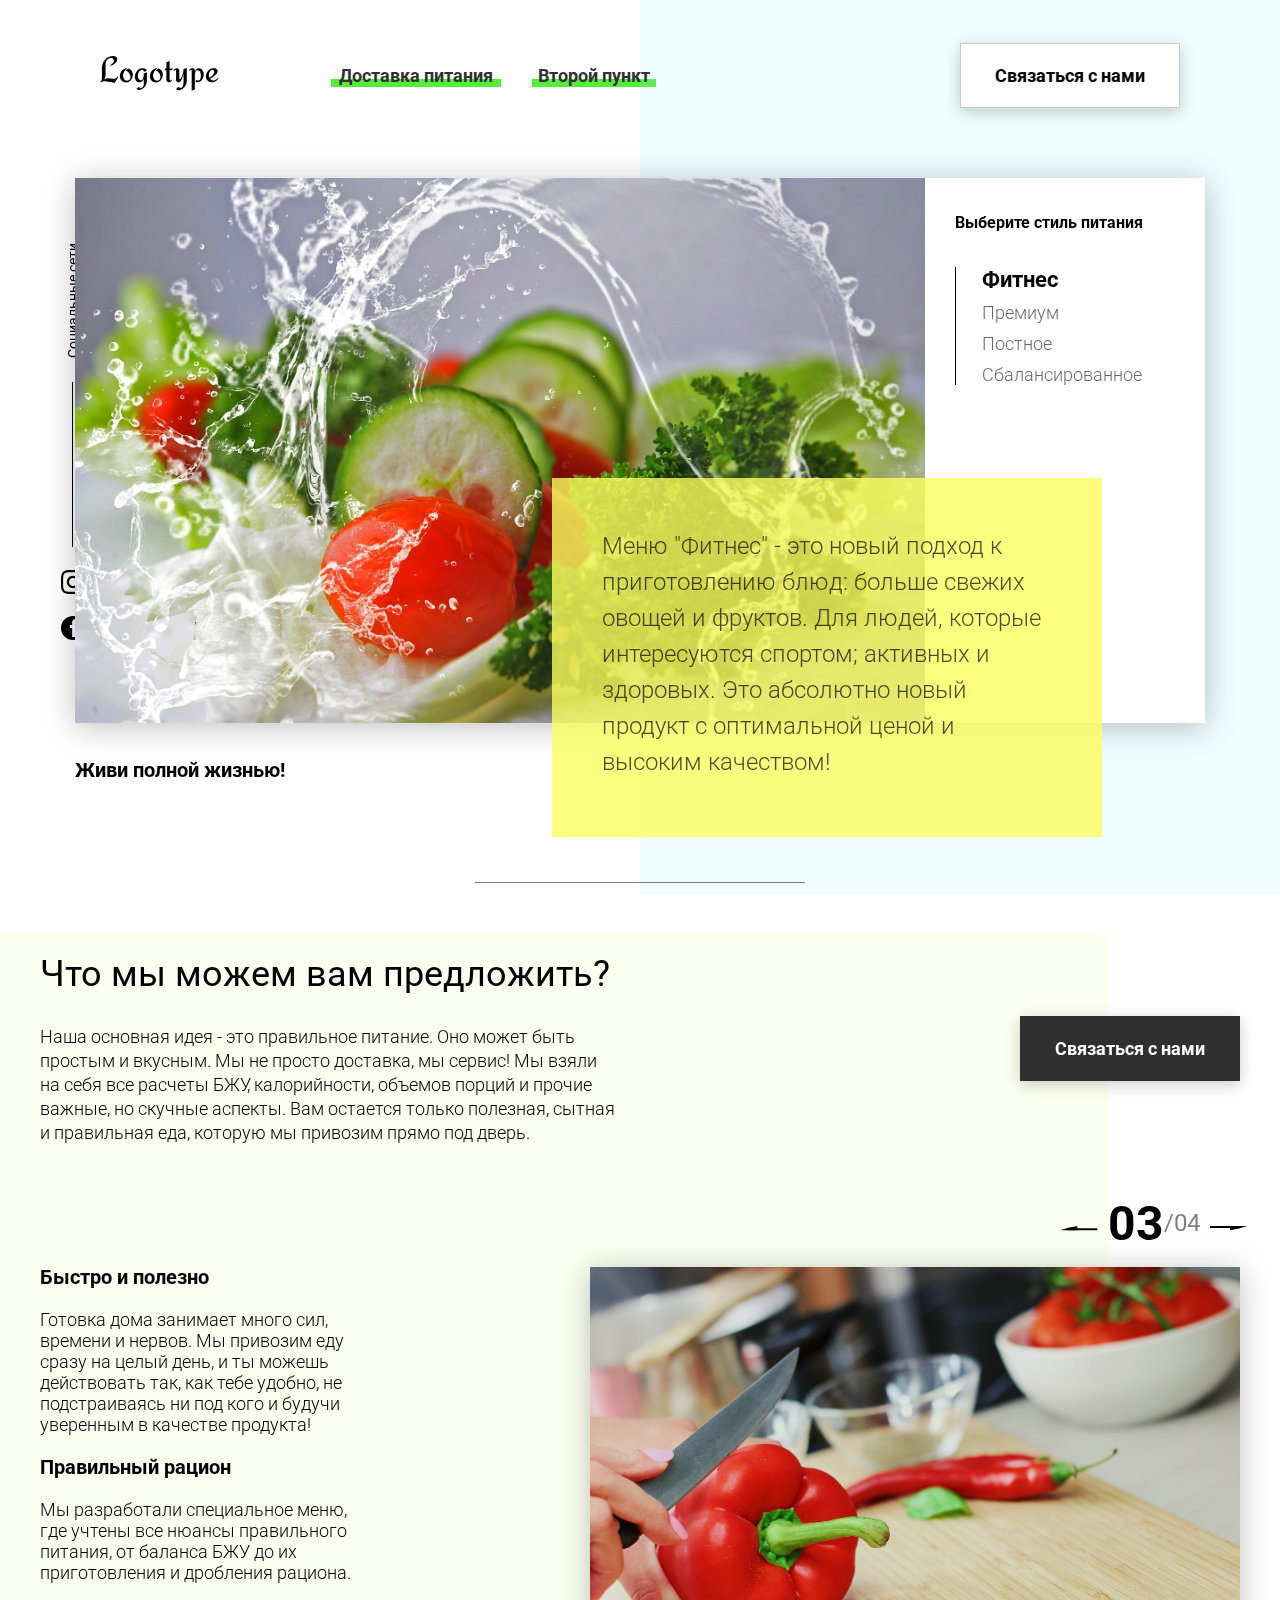
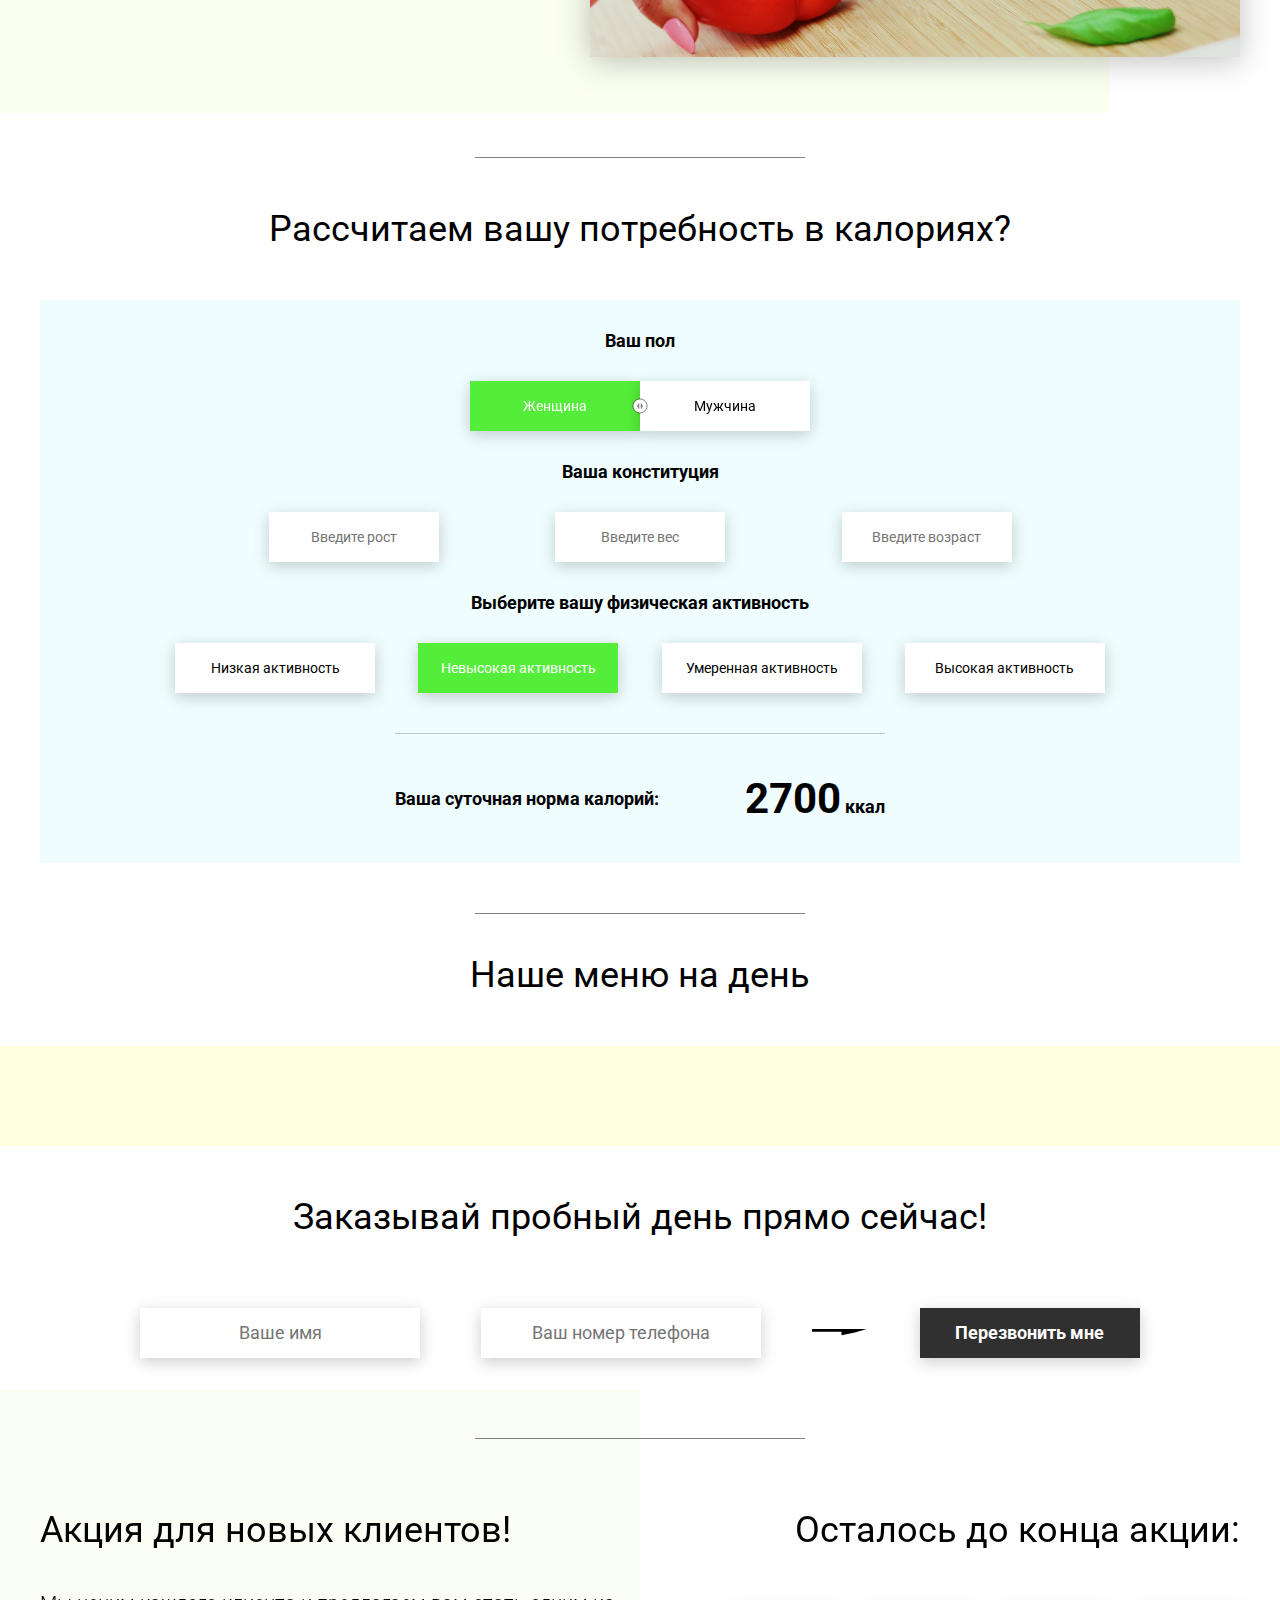
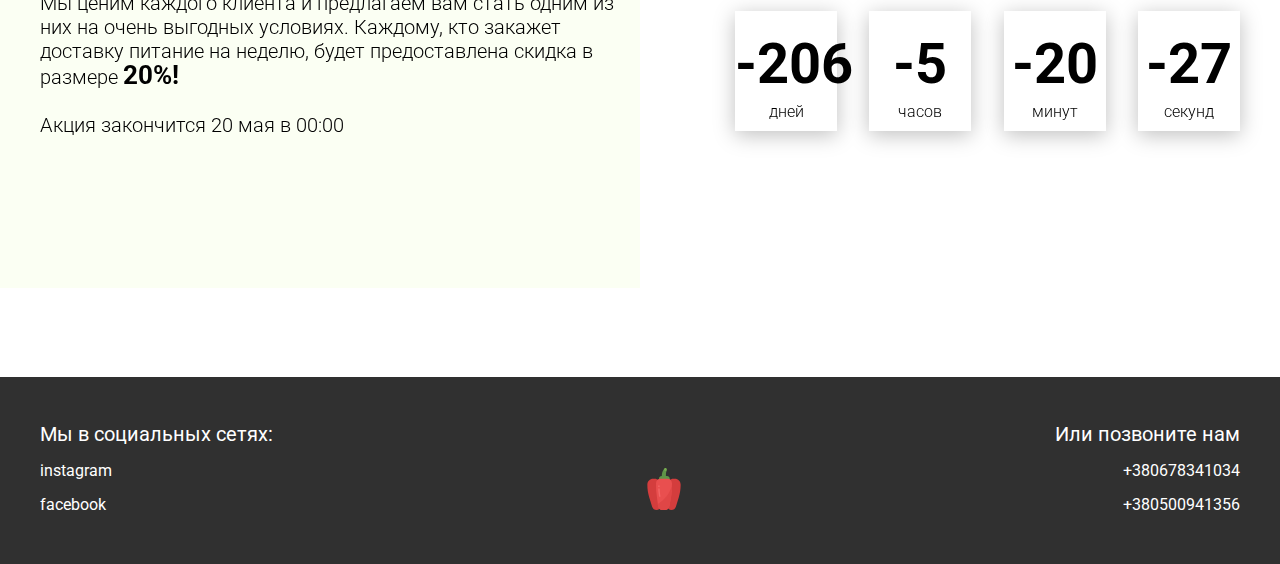
<file: site/food/index.html>
<!DOCTYPE html>
<html lang="en">
<head>
    <meta charset="UTF-8">
    <meta name="viewport" content="width=device-width, initial-scale=1.0">
    <title>Food</title>
    <link rel="stylesheet" href="css/style.css">
</head>
<body>
    <header class="header">
        <div class="header__left-block">
            <div class="header__logo">
                <img src="icons/logo.svg" alt="Логотип">
            </div>
            <nav class="header__links">
                <a href="#" class="header__link">Доставка питания</a>
                <a href="#" class="header__link">Второй пункт</a>
            </nav>
        </div>
        <div class="header__right-block">
            <button data-modal class="btn btn_white">Связаться с нами</button>
        </div>
    </header>
    <div class="sidepanel">
        <div class="sidepanel__text"><span>Социальные сети</span></div>
        <div class="sidepanel__divider"></div>
        <a href="#" class="sidepanel__icon">
            <img src="icons/instagram.svg" alt="instagram">
        </a>
        <a href="#" class="sidepanel__icon">
            <img src="icons/facebook.svg" alt="facebook">
        </a>
    </div>

    <div class="preview">
        <div class="bgc_blue"></div>
        <div class="container">
            <div class="tabcontainer">
                <div class="tabcontent">
                    <img src="img/tabs/vegy.jpg" alt="vegy">
                    <div class="tabcontent__descr">
                        Меню "Фитнес" - это новый подход к приготовлению блюд: больше свежих овощей и фруктов. Для людей, которые интересуются спортом; активных и здоровых. Это абсолютно новый продукт с оптимальной ценой и высоким качеством!
                    </div>
                </div>
                <div class="tabcontent">
                    <img src="img/tabs/elite.jpg" alt="elite">
                    <div class="tabcontent__descr">
                        Меню “Премиум” - мы используем не только красивый дизайн упаковки, но и качественное исполнение блюд. Красная рыба, морепродукты, фрукты - ресторанное меню без похода в ресторан!                                     
                    </div>
                </div>
                <div class="tabcontent">
                    <img src="img/tabs/post.jpg" alt="post">
                    <div class="tabcontent__descr">
                        Наше специальное “Постное меню” - это тщательный подбор ингредиентов: полное отсутствие продуктов животного происхождения. Полная гармония с собой и природой в каждом элементе! Все будет Ом!                                     
                    </div>
                </div>
                <div class="tabcontent">
                    <img src="img/tabs/vegy.jpg" alt="vegy">
                    <div class="tabcontent__descr">
                        Меню "Сбалансированное" - это соответствие вашего рациона всем научным рекомендациям. Мы тщательно просчитываем вашу потребность в к/б/ж/у и создаем лучшие блюда для вас.
                    </div>
                </div>
                <div class="tabheader">
                    <h3>Выберите стиль питания</h3>
                    <div class="tabheader__items">
                        <div class="tabheader__item tabheader__item_active">Фитнес</div>
                        <div class="tabheader__item">Премиум</div>
                        <div class="tabheader__item">Постное</div>
                        <div class="tabheader__item">Сбалансированное</div>
                    </div>
                </div>
            </div>
            <div class="preview__life">Живи полной жизнью!</div>
        </div>
    </div>

    <div class="divider"></div>

    <div class="offer">
        <div class="bgc_y"></div>
        <div class="container">
            <div class="offer__text">
                <h2 class="title">Что мы можем вам предложить?</h2>
                <div class="offer__descr">
                    Наша основная идея - это правильное питание. Оно может быть простым и вкусным. Мы не просто доставка, мы сервис! Мы взяли на себя все расчеты БЖУ, калорийности, объемов порций и прочие важные, но скучные аспекты. Вам остается только полезная, сытная и правильная еда, которую мы привозим прямо под дверь.
                </div>
            </div>
            <div class="offer__action">
                <button data-modal class="btn btn_dark">Связаться с нами</button>
            </div>
        </div>
        <div class="container">
            <div class="offer__advantages">
                <h2>Быстро и полезно</h2>
                <div class="offer__advantages-text">
                    Готовка дома занимает много сил, времени и нервов. Мы привозим еду сразу на целый день, и ты можешь действовать так, как тебе удобно, не подстраиваясь ни под кого и будучи уверенным в качестве продукта!
                </div>
                <h2>Правильный рацион</h2>
                <div class="offer__advantages-text">
                    Мы разработали специальное меню, где учтены все нюансы правильного питания, от баланса БЖУ до их приготовления и дробления рациона.
                </div>
            </div>
            <div class="offer__slider">
                <div class="offer__slider-counter">
                    <div class="offer__slider-prev">
                        <img src="icons/left.svg" alt="prev">
                    </div>
                    <span id="current">03</span>
                    /
                    <span id="total">04</span>
                    <div class="offer__slider-next">
                        <img src="icons/right.svg" alt="next">
                    </div>
                </div>
                <div class="offer__slider-wrapper">
                    <div class="offer__slide">
                        <img src="img/slider/pepper.jpg" alt="pepper">
                    </div>
                    <!-- <div class="offer__slide">
                        <img src="img/slider/food-12.jpg" alt="food">
                    </div>
                    <div class="offer__slide">
                        <img src="img/slider/olive-oil.jpg" alt="oil">
                    </div>
                    <div class="offer__slide">
                        <img src="img/slider/paprika.jpg" alt="paprika">
                    </div> -->
                </div>
            </div>
        </div>
    </div>

    <div class="divider"></div>

    <div class="calculating">
        <div class="container">
            <h2 class="title">Рассчитаем вашу потребность в калориях?
            </h2>
            <div class="calculating__field">
                <div class="calculating__subtitle">
                    Ваш пол
                </div>
                <div class="calculating__choose" id="gender">
                    <div class="calculating__choose-item calculating__choose-item_active">Женщина</div>
                    <div class="calculating__choose-item">Мужчина</div>
                </div>

                <div class="calculating__subtitle">
                    Ваша конституция
                </div>
                <div class="calculating__choose calculating__choose_medium">
                    <input type="text" id="height" placeholder="Введите рост" class="calculating__choose-item">
                    <input type="text" id="weight" placeholder="Введите вес"  class="calculating__choose-item">
                    <input type="text" id="age" placeholder="Введите возраст" class="calculating__choose-item">
                </div>

                <div class="calculating__subtitle">
                    Выберите вашу физическая активность
                </div>
                <div class="calculating__choose calculating__choose_big">
                    <div id="low" class="calculating__choose-item">Низкая активность </div>
                    <div id="small"  class="calculating__choose-item calculating__choose-item_active">Невысокая активность</div>
                    <div id="medium" class="calculating__choose-item">Умеренная активность</div>
                    <div id="high" class="calculating__choose-item">Высокая активность</div>
                </div>

                <div class="calculating__divider"></div>

                <div class="calculating__total">
                    <div class="calculating__subtitle">
                        Ваша суточная норма калорий:
                    </div>
                    <div class="calculating__result">
                        <span>2700</span> ккал
                    </div>
                </div>
            </div>
        </div>
    </div>

    <div class="divider"></div>

    <div class="menu">
        <h2 class="title">Наше меню на день</h2>

        <div class="menu__field">
            <div class="container">
                <!-- <div class="menu__item">
                    <img src="img/tabs/vegy.jpg" alt="vegy">
                    <h3 class="menu__item-subtitle">Меню "Фитнес"</h3>
                    <div class="menu__item-descr">Меню "Фитнес" - это новый подход к приготовлению блюд: больше свежих овощей и фруктов. Продукт активных и здоровых людей. Это абсолютно новый продукт с оптимальной ценой и высоким качеством!</div>
                    <div class="menu__item-divider"></div>
                    <div class="menu__item-price">
                        <div class="menu__item-cost">Цена:</div>
                        <div class="menu__item-total"><span>229</span> грн/день</div>
                    </div>
                </div>
                <div class="menu__item">
                    <img src="img/tabs/elite.jpg" alt="elite">
                    <h3 class="menu__item-subtitle">Меню “Премиум”</h3>
                    <div class="menu__item-descr">В меню “Премиум” мы используем не только красивый дизайн упаковки, но и качественное исполнение блюд. Красная рыба, морепродукты, фрукты - ресторанное меню без похода в ресторан!</div>
                    <div class="menu__item-divider"></div>
                    <div class="menu__item-price">
                        <div class="menu__item-cost">Цена:</div>
                        <div class="menu__item-total"><span>550</span> грн/день</div>
                    </div>
                </div>
                <div class="menu__item">
                    <img src="img/tabs/post.jpg" alt="post">
                    <h3 class="menu__item-subtitle">Меню "Постное"</h3>
                    <div class="menu__item-descr">Меню “Постное” - это тщательный подбор ингредиентов: полное отсутствие продуктов животного происхождения, молоко из миндаля, овса, кокоса или гречки, правильное количество белков за счет тофу и импортных вегетарианских стейков. </div>
                    <div class="menu__item-divider"></div>
                    <div class="menu__item-price">
                        <div class="menu__item-cost">Цена:</div>
                        <div class="menu__item-total"><span>430</span> грн/день</div>
                    </div>
                </div> -->
            </div>
        </div>
    </div>

    <div class="order">
        <div class="container">
            <div class="title">Заказывай пробный день прямо сейчас!</div>
            <form action="#" class="order__form">
                <input required placeholder="Ваше имя" name="name" type="text" class="order__input">
                <input required placeholder="Ваш номер телефона" name="phone" type="phone" class="order__input">
                <img src="icons/right.svg" alt="right">
                <button class="btn btn_dark btn_min">Перезвонить мне</button>
            </form>
        </div>
    </div>

    <div class="divider"></div>

    <div class="promotion">
        <div class="bgc_y"></div>
        <div class="container">
            <div class="promotion__text">
                <div class="title">Акция для новых клиентов!</div>
                <div class="promotion__descr">
                    Мы ценим каждого клиента и предлагаем вам стать одним из них на очень выгодных условиях. 
                    Каждому, кто закажет доставку питание на неделю, будет предоставлена скидка в размере <span>20%!</span>
                    <br><br>
                    Акция закончится 20 мая в 00:00
                </div>
            </div>
            <div class="promotion__timer">
                <div class="title">Осталось до конца акции:</div>
                <div class="timer">
                    <div class="timer__block">
                        <span id="days">12</span>
                        дней
                    </div>
                    <div class="timer__block">
                        <span id="hours">20</span>
                        часов
                    </div>
                    <div class="timer__block">
                        <span id="minutes">56</span>
                        минут
                    </div>
                    <div class="timer__block">
                        <span id="seconds">20</span>
                        секунд
                    </div>
                </div>
            </div>
        </div>
    </div>

    <footer class="footer">
        <div class="container">
            <div class="social">
                <div class="subtitle">Мы в социальных сетях:</div>
                <a href="#" class="link">instagram</a>
                <a href="#" class="link">facebook</a>
            </div>
            <div class="pepper">
                <img src="icons/veg.svg" alt="pepper">
            </div>
            <div class="call">
                <div class="subtitle">Или позвоните нам</div>
                <a href="#" class="link">+380678341034</a>
                <a href="#" class="link">+380500941356</a>
            </div>
        </div>
    </footer>

    <div class="modal">
        <div class="modal__dialog">
            <div class="modal__content">
                <form action="#">
                    <div data-close class="modal__close">&times;</div>
                    <div class="modal__title">Мы свяжемся с вами как можно быстрее!</div>
                    <input required placeholder="Ваше имя" name="name" type="text" class="modal__input">
                    <input required placeholder="Ваш номер телефона" name="phone" type="phone" class="modal__input">
                    <button class="btn btn_dark btn_min">Перезвонить мне</button>
                </form>
            </div>
        </div>
    </div>

    <script src="js/script.js"></script>
</body>
</html>
</file>
<file: css/animation-vertical/style.css>
* {
    margin: 0;
}

html,
body {

    font-family: Arial, Helvetica, sans-serif;
}

.container {
    max-width: 400px;
    margin: 0 auto;
    background-color: #f1f1f1;
    padding: 20px;
}

.container>h1 {
    text-align: center;
    text-transform: uppercase;
    padding: 10px;
}


img {
    max-width: 80%;
    height: 100%;
    display: block;
    margin: 50px auto;
    animation: kkk;
    animation-timeline: view();
    animation-range: entry 0% entry 150%;
    border-radius: 30px;
}

@keyframes kkk {
    0% {
        opacity: 0;
        filter: brightness(2);
        scale: .3;
    }
}
</file>
<file: css/buttons-with-animated-border/styles.css>
@import url(https://fonts.googleapis.com/css?family=Raleway:500);

body {
  background-color: #212121;
  height: 100vh;
  display: flex;
  align-items: center;
  justify-content: center;
}

.btn {
  background-color: #ffffff;
  border: none;
  border-bottom: 6px solid #029ebe;
  border-top: 6px solid #029ebe;
  color: #555;
  cursor: pointer;
  display: inline-block;
  font-family: 'Raleway', Arial, sans-serif;
  font-size: 14px;
  font-weight: 500;
  height: 46px;
  letter-spacing: 3px;
  line-height: 34px;
  margin: 15px 45px;
  outline: none;
  padding: 0 10px;
  position: relative;
  text-transform: uppercase;
}

.btn:before,
.btn:after {
  box-sizing: border-box;
  -webkit-transition: all 0.3s;
  transition: all 0.3s;
  background-color: #ffffff;
  border-radius: 50%;
  top: -6px;
  content: '';
  height: 46px;
  position: absolute;
  width: 46px;
  border: 6px solid #ddd;
  -webkit-transform: rotate(45deg);
  transform: rotate(45deg);
  z-index: -1;
}

.btn:before {
  right: -23px;
  border-left-color: #029ebe;
  border-bottom-color: #029ebe;
}

.btn:after {
  left: -23px;
  border-right-color: #029ebe;
  border-top-color: #029ebe;
}

.btn:hover,
.btn.hover {
  background-color: #ffffff;
}

.btn:hover:before,
.btn.hover:before,
.btn:hover:after,
.btn.hover:after {
  -webkit-transform: rotate(225deg);
  transform: rotate(225deg);
}
</file>
<file: css/coffee  section HTML and CSS/style.css>
/* Importing Google font - Poppins */
@import url('https://fonts.googleapis.com/css2?family=Poppins:wght@300;400;500;600;700&display=swap');

* {
    margin: 0;
    padding: 0;
    box-sizing: border-box;
    font-family: 'Poppins', sans-serif;
}

header {
    position: fixed;
    top: 0;
    left: 0;
    width: 100%;
    padding: 20px;
}

header .navbar {
    display: flex;
    align-items: center;
    justify-content: space-between;
    max-width: 1200px;
    margin: 0 auto;
}

.navbar .logo {
    color: #fff;
    font-weight: 600;
    font-size: 2.1rem;
    text-decoration: none;
}

.navbar .logo span {
    color: #C06B3E;
}

.navbar .menu-links {
    display: flex;
    list-style: none;
    gap: 35px;
}

.navbar a {
    color: #fff;
    text-decoration: none;
    transition: 0.2s ease;
}

.navbar a:hover {
    color: #C06B3E;
}

.hero-section {
    height: 100vh;
    background-image: url("https://www.codingnepalweb.com/demos/create-responsive-coffee-website-html-css/hero-bg.jpg");
    background-position: center;
    background-size: cover;
    display: flex;
    align-items: center;
    padding: 0 20px;
}

.hero-section .content {
    max-width: 1200px;
    margin: 0 auto;
    width: 100%;
    color: #fff;
}

.hero-section .content h2 {
    font-size: 3rem;
    max-width: 600px;
    line-height: 70px;
}

.hero-section .content p {
    font-weight: 300;
    max-width: 600px;
    margin-top: 15px;
}

.hero-section .content button {
    background: #fff;
    padding: 12px 30px;
    border: none;
    font-size: 1rem;
    border-radius: 6px;
    margin-top: 38px;
    cursor: pointer;
    font-weight: 500;
    transition: 0.2s ease;
}

.hero-section .content button:hover {
    color: #fff;
    background: #C06B3E;
}

#close-menu-btn {
    position: absolute;
    right: 20px;
    top: 20px;
    cursor: pointer;
    display: none;
}

#hamburger-btn {
    color: #fff;
    cursor: pointer;
    display: none;
}

@media (max-width: 768px) {
    header {
        padding: 10px;
    }

    header.show-mobile-menu::before {
        content: "";
        position: fixed;
        left: 0;
        top: 0;
        width: 100%;
        height: 100%;
        backdrop-filter: blur(5px);
    }

    .navbar .logo {
        font-size: 1.7rem;
    }


    #hamburger-btn, #close-menu-btn {
        display: block;
    }

    .navbar .menu-links {
        position: fixed;
        top: 0;
        left: -250px;
        width: 250px;
        height: 100vh;
        background: #fff;
        flex-direction: column;
        padding: 70px 40px 0;
        transition: left 0.2s ease;
    }

    header.show-mobile-menu .navbar .menu-links {
        left: 0;
    }

    .navbar a {
        color: #000;
    }

    .hero-section .content {
        text-align: center;
    }

    .hero-section .content :is(h2, p) {
        max-width: 100%;
    }

    .hero-section .content h2 {
        font-size: 2.3rem;
        line-height: 60px;
    }

    .hero-section .content button {
        padding: 9px 18px;
    }
}
</file>
<file: css/has-not/style.css>
* {
    margin: 0;
}

html,
body {

    font-family: Arial, Helvetica, sans-serif;
}

.container {
    max-width: 1000px;
    margin: 0 auto;
    background-color: #f1f1f1;
    padding: 20px;
}

.container>h1 {
    text-align: center;
    text-transform: uppercase;
    padding: 10px;
}

.images {
    display: grid;
    grid-template-columns: repeat(3, 1fr);
    grid-auto-columns: 33%;
}

.images div img {
    width: 100%;
    height: 100%;
    object-fit: cover;
    cursor: pointer;
    transition: all ease .5s;
}

div:has(img:hover) div img:not(:hover) {
    filter: grayscale(100%);
    opacity: .5;
}

div:has(img:hover) {
    border-radius: 40px 0px 40px 0px;
    overflow: hidden;
}
</file>
<file: css/hover-animation-website/css/main.css>
* {
	margin: 0;
	padding: 0;
	box-sizing: border-box;
}
:root {
	--index: calc(1vw + 1vh);
	--transition: cubic-bezier(.1, .7, 0, 1);
}
body {
	background-color: #141414;
}
.wrapper {
	display: flex;
	align-items: center;
	justify-content: center;
	height: 100vh;
}
.items {
	display: flex;
	gap: .4rem;
	perspective: calc(var(--index) * 35);
}
.item {
	background-color: #222;
	width: calc(var(--index) * 3);
	height: calc(var(--index) * 12);
	background-size: cover;
	background-position: center;
	cursor: pointer;
	transition: transform 1.25s var(--transition), filter 3s var(--transition), width 1.25s var(--transition);
	will-change: transform, filter;
	filter: grayscale() brightness(.5);
}
.item::before, .item::after {
	content: '';
	position: absolute;
	width: 20px;
	height: 100%;
	right: calc(var(--index) * -1);
}
.item::after {
	left: calc(var(--index) * -1);
}
.items .item:hover {
	transform: translateZ(calc(var(--index) * 10));
	filter: inherit;
}

/* Right */

.items .item:hover + * {
	transform: translateZ(calc(var(--index) * 8.5)) rotateY(35deg);
	filter: inherit;
	z-index: -1;
}
.items .item:hover + * + * {
	transform: translateZ(calc(var(--index) * 5.6)) rotateY(40deg);
	filter: inherit;
	z-index: -2;
}
.items .item:hover + * + * + * {
	transform: translateZ(calc(var(--index) * 2.4)) rotateY(30deg);
	filter: inherit;
	z-index: -3;
}
.items .item:hover + * + * + * + * {
	transform: translateZ(calc(var(--index) * .6)) rotateY(14deg);
	filter: inherit;
	z-index: -4;
}

/* Left */

.item:has(+ :hover) {
	transform: translateZ(calc(var(--index) * 8.5)) rotateY(-35deg);
	filter: inherit;
}
.item:has(+ * + :hover) {
	transform: translateZ(calc(var(--index) * 5.6)) rotateY(-40deg);
	filter: inherit;
}
.item:has(+ * + * + :hover) {
	transform: translateZ(calc(var(--index) * 2.4)) rotateY(-30deg);
	filter: inherit;
}
.item:has(+ * + * + * + :hover) {
	transform: translateZ(calc(var(--index) * .6)) rotateY(-14deg);
	filter: inherit;
}

.items .item:active, .items .item:focus {
	width: 28vw;
	transform: translateZ(calc(var(--index) * 10));
	filter: inherit;
	z-index: 100;
	margin: 0 .45vw;
}
</file>
<file: mini-project/2-css-card-hover-effects/styles.css>
body {
  margin: 0;
  padding: 0;
  min-height: 100vh;
  background: #333;
  display: flex;
  justify-content: center;
  align-items: center;
  font-family: consolas;
}

.container {
  width: 1000px;
  position: relative;
  display: flex;
  justify-content: space-between;
}

.container .card {
  position: relative;
  cursor: pointer;
}

.container .card .face {
  width: 300px;
  height: 200px;
  transition: 0.5s;
}

.container .card .face.face1 {
  position: relative;
  background: #333;
  display: flex;
  justify-content: center;
  align-items: center;
  z-index: 1;
  transform: translateY(100px);
}

.container .card:hover .face.face1 {
  background: #ff0057;
  transform: translateY(0);
}

.container .card .face.face1 .content {
  opacity: 0.2;
  transition: 0.5s;
}

.container .card:hover .face.face1 .content {
  opacity: 1;
}

.container .card .face.face1 .content img {
  max-width: 100px;
}

.container .card .face.face1 .content h3 {
  margin: 10px 0 0;
  padding: 0;
  color: #fff;
  text-align: center;
  font-size: 1.5em;
}

.container .card .face.face2 {
  position: relative;
  background: #fff;
  display: flex;
  justify-content: center;
  align-items: center;
  padding: 20px;
  box-sizing: border-box;
  box-shadow: 0 20px 50px rgba(0, 0, 0, 0.8);
  transform: translateY(-100px);
}

.container .card:hover .face.face2 {
  transform: translateY(0);
}

.container .card .face.face2 .content p {
  margin: 0;
  padding: 0;
}

.container .card .face.face2 .content a {
  margin: 15px 0 0;
  display: inline-block;
  text-decoration: none;
  font-weight: 900;
  color: #333;
  padding: 5px;
  border: 1px solid #333;
}

.container .card .face.face2 .content a:hover {
  background: #333;
  color: #fff;
}
</file>
<file: mini-project/4 - scroll-animation/style.css>
@import url('https://fonts.googleapis.com/css2?family=Roboto:wght@400;700&display=swap');

* {
  box-sizing: border-box;
}

body {
  background-color: #efedd6;
  font-family: 'Roboto', sans-serif;
  display: flex;
  flex-direction: column;
  align-items: center;
  justify-content: center;
  margin: 0;
  overflow-x: hidden;
}

h1 {
  margin: 10px;
}

.box {
  background-color: steelblue;
  color: #fff;
  display: flex;
  align-items: center;
  justify-content: center;
  width: 400px;
  height: 200px;
  margin: 10px;
  border-radius: 10px;
  box-shadow: 2px 4px 5px rgba(0, 0, 0, 0.3);
  transform: translateX(400%);
  transition: transform 0.4s ease;
}

.box:nth-of-type(even) {
  transform: translateX(-400%);
}

.box.show {
  transform: translateX(0);
}

.box h2 {
  font-size: 45px;
}
</file>
<file: mini-project/6 - password-generator/style.css>
@import url('https://fonts.googleapis.com/css?family=Muli&display=swap');

* {
  box-sizing: border-box;
}

body {
  background-color: #3b3b98;
  color: #fff;
  font-family: 'Muli', sans-serif;
  display: flex;
  flex-direction: column;
  align-items: center;
  justify-content: center;
  height: 100vh;
  overflow: hidden;
  padding: 10px;
  margin: 0;
}

h2 {
  margin: 10px 0 20px;
  text-align: center;
}

.container {
  background-color: #23235b;
  box-shadow: 0px 2px 10px rgba(255, 255, 255, 0.2);
  padding: 20px;
  width: 350px;
  max-width: 100%;
}

.result-container {
  background-color: rgba(0, 0, 0, 0.4);
  display: flex;
  justify-content: flex-start;
  align-items: center;
  position: relative;
  font-size: 18px;
  letter-spacing: 1px;
  padding: 12px 10px;
  height: 50px;
  width: 100%;
}

.result-container #result {
  word-wrap: break-word;
  max-width: calc(100% - 40px);
  overflow-y: scroll;
  height: 100%;
}

#result::-webkit-scrollbar {
  width: 1rem;
}

.result-container .btn {
  position: absolute;
  top: 5px;
  right: 5px;
  width: 40px;
  height: 40px;
  font-size: 20px;
}

.btn {
  border: none;
  background-color: #3b3b98;
  color: #fff;
  font-size: 16px;
  padding: 8px 12px;
  cursor: pointer;
}

.btn-large {
  display: block;
  width: 100%;
}

.setting {
  display: flex;
  justify-content: space-between;
  align-items: center;
  margin: 15px 0;
}
</file>
<file: mini-project/animated-countdown/style.css>
@import url('https://fonts.googleapis.com/css2?family=Roboto:wght@400;700&display=swap');

* {
  box-sizing: border-box;
}

body {
  font-family: 'Roboto', sans-serif;
  margin: 0;
  height: 100vh;
  overflow: hidden;
}

h4 {
  font-size: 20px;
  margin: 5px;
  text-transform: uppercase;
}

.counter {
  position: fixed;
  top: 50%;
  left: 50%;
  transform: translate(-50%, -50%);
  text-align: center;
}

.counter.hide {
  transform: translate(-50%, -50%) scale(0);
  animation: hide 0.2s ease-out;
}

@keyframes hide {
  0% {
    transform: translate(-50%, -50%) scale(1);
  }

  100% {
    transform: translate(-50%, -50%) scale(0);
  }
}

.final {
  position: fixed;
  top: 50%;
  left: 50%;
  transform: translate(-50%, -50%) scale(0);
  text-align: center;
}

.final.show {
  transform: translate(-50%, -50%) scale(1);
  animation: show 0.2s ease-out;
}

@keyframes show {
  0% {
    transform: translate(-50%, -50%) scale(0);
  }

  30% {
    transform: translate(-50%, -50%) scale(1.4);
  }

  100% {
    transform: translate(-50%, -50%) scale(1);
  }
}

.nums {
  color: #3498db;
  font-size: 50px;
  position: relative;
  overflow: hidden;
  width: 250px;
  height: 50px;
}

.nums span {
  position: absolute;
  top: 50%;
  left: 50%;
  transform: translate(-50%, -50%) rotate(120deg);
  transform-origin: bottom center;
}

.nums span.in {
  transform: translate(-50%, -50%) rotate(0deg);
  animation: goIn 0.5s ease-in-out;
}

.nums span.out {
  animation: goOut 0.5s ease-in-out;
}

@keyframes goIn {
  0% {
    transform: translate(-50%, -50%) rotate(120deg);
  }

  30% {
    transform: translate(-50%, -50%) rotate(-20deg);
  }

  60% {
    transform: translate(-50%, -50%) rotate(10deg);
  }

  100% {
    transform: translate(-50%, -50%) rotate(0deg);
  }
}

@keyframes goOut {
  0% {
    transform: translate(-50%, -50%) rotate(0deg);
  }

  60% {
    transform: translate(-50%, -50%) rotate(20deg);
  }

  100% {
    transform: translate(-50%, -50%) rotate(-120deg);
  }
}

#replay{
  background-color: #3498db;
  border-radius: 3px;
  border: none;
  color: aliceblue;
  padding: 5px;
  text-align: center;
  display: inline-block;
  cursor: pointer;
  transition: all 0.3s;
}

#replay span{
  cursor: pointer;
  display: inline-block;
  position: relative;
  transition: 0.3s;
}

#replay span:after{
  content: '\00bb';
  position: absolute;
  opacity: 0;
  top: 0;
  right: -20px;
  transition: 0.5s;
}

#replay:hover span{
  padding-right: 25px;
}

#replay:hover span:after{
  opacity: 1;
  right: 0;
}
</file>
<file: site/food/css/style.css>
@import url(https://fonts.googleapis.com/css?family=Roboto:300,400,700&display=swap&subset=cyrillic-ext);*{box-sizing:border-box;margin:0;padding:0;font-family:Roboto,sans-serif}a{text-decoration:none}.btn{width:220px;height:65px;display:flex;justify-content:center;align-items:center;background-color:#fff;font-size:18px;font-weight:700;border:1px solid rgba(0,0,0,.2);box-shadow:0 4px 15px rgba(0,0,0,.2);cursor:pointer;transition:.3s all;outline:0}.btn_white{background-color:#fff}.btn_dark{background-color:#303030;color:#fff;border:none}.btn_min{height:50px}.btn:hover{box-shadow:0 4px 30px rgba(0,0,0,.3)}.container{max-width:1200px;margin:0 auto}.divider{width:330px;height:1px;margin:0 auto;background-color:rgba(0,0,0,.5)}.title{font-size:36px;font-weight:400}.header{display:flex;justify-content:space-between;align-items:center;height:150px;padding:0 100px}.header__left-block{display:flex;justify-content:space-between;min-width:550px}.header__logo{max-width:170px}.header__logo img{width:100%}.header__links{display:flex;align-items:center}.header__link{position:relative;margin-right:45px;font-weight:700;font-size:18px;color:#303030}.header__link:after{content:'';position:absolute;display:block;width:110%;left:-5%;bottom:-1px;z-index:-1;height:8px;background:#54ed39}.header__link:last-child{margin-right:0}.sidepanel{position:fixed;left:60px;top:240px;height:400px;width:25px;display:flex;flex-direction:column;justify-content:space-between;align-items:center}.sidepanel__text{width:120px;height:120px;font-size:14px}.sidepanel__text span{display:flex;transform:rotate(-90deg) translateX(-50px)}.sidepanel__divider{width:1px;height:165px;background-color:#000}.sidepanel__icon{width:24px;height:24px}.sidepanel__icon img{width:100%}.preview{padding:28px 0 100px 0;position:relative}.preview__life{font-weight:700;font-size:20px;margin-left:35px;margin-top:35px}.bgc_blue{position:absolute;right:0;top:-155px;width:50vw;height:900px;background:rgba(146,242,255,.15);z-index:-1}.tabcontainer{display:flex;width:1130px;margin:0 auto;box-shadow:0 4px 30px rgba(0,0,0,.25)}.tabcontent{width:850px;position:relative}.tabcontent img{width:100%;height:100%;object-fit:cover}.tabcontent__descr{position:absolute;top:300px;right:-177px;width:550px;height:359px;background:rgba(251,254,93,.8);padding:50px;font-size:24px;font-weight:300;line-height:36px;color:rgba(0,0,0,.7)}.tabheader{width:280px;padding:35px 30px;background-color:#fff}.tabheader h3{font-weight:700;font-size:16px}.tabheader__items{margin-top:35px;padding-left:26px;border-left:1px solid #000}.tabheader__item{font-weight:700;font-size:18px;font-weight:300;margin-top:10px;color:rgba(0,0,0,.6);cursor:pointer;transition:.3s all}.tabheader__item_active{color:#000;font-size:22px;font-weight:700}.offer{padding:70px 0 100px 0;position:relative}.offer .container{display:flex;justify-content:space-between}.offer .bgc_y{position:absolute;width:1109px;height:780px;background:rgba(243,255,222,.45);z-index:-1;top:50px}.offer__text{width:580px}.offer__descr{font-size:18px;margin-top:30px;font-weight:300;line-height:24px}.offer__action{display:flex;align-items:center;justify-content:flex-end}.offer__advantages{width:330px;margin-top:50px}.offer__advantages h2{font-weight:700;font-size:20px;margin-top:20px}.offer__advantages h2:first-child{margin-top:70px}.offer__advantages-text{margin-top:20px;font-size:18px;font-weight:300;line-height:21px}.offer__slider{width:650px;margin-top:50px;display:flex;flex-direction:column;align-items:flex-end}.offer__slider-counter{display:flex;width:180px;align-items:center;font-size:24px;color:rgba(0,0,0,.5)}.offer__slider-wrapper{width:100%;margin-top:15px;box-shadow:0 4px 30px rgba(0,0,0,.25)}.offer__slider-prev{margin-right:10px;cursor:pointer}.offer__slider-next{margin-left:10px;cursor:pointer}.offer__slider #current{font-size:48px;font-weight:700;color:#000}.offer__slide{width:100%;height:390px}.offer__slide img{width:100%;height:100%;object-fit:cover}.calculating{padding:50px 0}.calculating .title{text-align:center}.calculating__field{width:100%;margin-top:50px;background:rgba(146,242,255,.15);padding:30px 0 40px 0}.calculating__subtitle{text-align:center;font-size:18px;font-weight:700;margin-top:30px}.calculating__subtitle:first-child{margin-top:0}.calculating #gender:after{content:'';position:absolute;top:50%;transform:translateY(-50%);display:block;width:16px;height:16px;background:url(../icons/switch.svg) center center/cover no-repeat}.calculating__choose{position:relative;display:flex;margin-top:30px;justify-content:center}.calculating__choose-item{display:flex;align-items:center;justify-content:center;width:170px;height:50px;padding:0 10px;background:#fff;box-shadow:0 4px 15px rgba(0,0,0,.2);border:none;text-align:center;font-size:14px;cursor:pointer;outline:0;transition:.3s all}.calculating__choose-item_active{color:#fff;background-color:#54ed39}.calculating__choose_medium{width:743px;justify-content:space-between;margin:30px auto 0 auto}.calculating__choose_big{width:930px;justify-content:space-between;margin:30px auto 0 auto}.calculating__choose_big .calculating__choose-item{width:200px}.calculating__divider{width:490px;height:1px;margin:40px auto;background-color:rgba(0,0,0,.2)}.calculating__total{width:490px;margin:0 auto;display:flex;justify-content:space-between;align-items:center}.calculating__result{font-size:18px;font-weight:700}.calculating__result span{font-size:42px}.menu{padding:40px 0 50px 0}.menu .container{display:flex;justify-content:space-between;align-items:flex-start}.menu .title{text-align:center}.menu__field{margin-top:50px;padding:50px 0;width:100%;background:rgba(249,254,126,.25)}.menu__item{width:320px;min-height:450px;background:#fff;box-shadow:0 4px 25px rgba(0,0,0,.25);font-size:16px;font-weight:300}.menu__item img{width:100%;height:200px;object-fit:cover}.menu__item-subtitle{font-weight:700;font-size:18px;padding:0 20px;margin-top:20px}.menu__item-descr{margin-top:20px;padding:0 20px}.menu__item-divider{width:100%;height:1px;background-color:rgba(0,0,0,.25);margin-top:40px}.menu__item-price{display:flex;justify-content:space-between;align-items:center;padding:10px 20px}.menu__item-price span{font-size:24px;font-weight:700}.order{padding-bottom:80px}.order .title{text-align:center}.order__form{margin-top:70px;padding:0 100px;display:flex;justify-content:space-between;align-items:center}.order__form img{transform:scale(1.5)}.order__input{width:280px;height:50px;background:#fff;box-shadow:0 4px 15px rgba(0,0,0,.2);border:none;font-size:18px;text-align:center;padding:0 20px;outline:0}.promotion{padding:70px 0 240px 0;position:relative}.promotion .container{display:flex}.promotion .bgc_y{position:absolute;width:50%;height:499px;background:rgba(243,255,222,.35);z-index:-1;top:-50px;left:0}.promotion__text{width:50%}.promotion__descr{margin-top:40px;font-size:20px;line-height:24px;font-weight:300}.promotion__descr span{font-weight:700;font-size:26px}.promotion__timer{width:50%}.promotion__timer .title{text-align:right}.promotion__timer .timer{margin-top:60px;padding-left:95px;display:flex;justify-content:space-between;align-items:center}.promotion__timer .timer__block{width:102px;height:120px;background:#fff;box-shadow:0 4px 20px rgba(0,0,0,.25);font-size:16px;font-weight:300;text-align:center}.promotion__timer .timer__block span{display:block;margin-top:20px;margin-bottom:5px;font-size:56px;font-weight:700}.footer{min-height:180px;background-color:#303030;padding:45px 0 50px 0;color:#fff}.footer .container{height:100%;display:flex;justify-content:space-between;align-items:flex-end}.footer .subtitle{font-size:20px}.footer .link{display:block;margin-top:15px;font-size:16px;color:#fff}.footer .call{text-align:right}.modal{position:fixed;top:0;left:0;z-index:1050;display:none;width:100%;height:100%;overflow:hidden;background-color:rgba(0,0,0,.5)}.modal__dialog{max-width:500px;margin:40px auto}.modal__content{position:relative;width:100%;padding:40px;background-color:#fff;border:1px solid rgba(0,0,0,.2);border-radius:4px;max-height:80vh;overflow-y:auto}.modal__close{position:absolute;top:8px;right:14px;font-size:30px;color:#000;opacity:.5;font-weight:700;border:none;background-color:transparent;cursor:pointer}.modal__title{text-align:center;font-size:22px;text-transform:uppercase}.modal__input{display:block;margin:20px auto 20px auto;width:280px;height:50px;background:#fff;box-shadow:0 4px 15px rgba(0,0,0,.2);border:none;font-size:18px;text-align:center;padding:0 20px;outline:0}.modal .btn{display:block;width:280px;margin:0 auto}
.modal.show {
    display: block;
  }
  
  .modal.hide {
    display: none;
  }
</file>
<file: mini-project/1-cart-profile/styles.css>
@import url(https://fonts.googleapis.com/css?family=Lato);
@import url(https://fonts.googleapis.com/css?family=Oswald);
@import url(https://code.ionicframework.com/ionicons/2.0.1/css/ionicons.min.css);

body {
    background-color: #212121;
    height: 95vh;
    display: flex;
    align-items: center;
    justify-content: center;
    flex-wrap: wrap;
}

.card {
    font-family: 'Lato', Arial, sans-serif;
    position: relative;
    display: inline-block;
    overflow: hidden;
    margin: 10px;
    min-width: 250px;
    max-width: 310px;
    width: 100%;
    background-color: #ffffff;
    color: #2b2b2b;
    text-align: center;
    font-size: 16px;
    box-shadow: 0 0 5px rgba(0, 0, 0, 0.15);
}

.card * {
    -webkit-box-sizing: border-box;
    box-sizing: border-box;
}

.card .profile-image {
    padding: 15% 10% 0;
}

.card .profile-image img {
    max-width: 100%;
    vertical-align: top;
    position: relative;
    border-radius: 50%;
    max-width: 40%;
}

.card figcaption {
    padding: 5% 10% 15%;
}

.card h3 {
    font-family: 'Oswald';
    text-transform: uppercase;
    font-size: 20px;
    font-weight: 400;
    line-height: 24px;
    margin: 3px 0;
}

.card h5 {
    font-weight: 400;
    margin: 0;
    text-transform: uppercase;
    color: #888;
    letter-spacing: 1px;
}

.card .icons i {
    color: #999;
    display: inline-block;
    margin-right: 5px;
    font-size: 1.5em;
}

.card .icons i:hover {
    color: #555;
}

.card .icons i a {
    text-decoration: none;
}
</file>
<file: mini-project/css_accordion/css/style.css>
@import url('https://fonts.googleapis.com/css2?family=Montserrat:ital,wght@0,100..900;1,100..900&display=swap');

@import url('https://cdnjs.cloudflare.com/ajax/libs/font-awesome/6.5.2/css/all.min.css');

* {
   font-family: "Montserrat", sans-serif;
   box-sizing: border-box;
   margin: 0;
   padding: 0;
   text-transform: capitalize;
}

body {
   background: linear-gradient(45deg, slategray, honeydew);
}

.box-container {
   display: flex;
   flex-wrap: wrap;
   gap: 20px;
   align-items: center;
   justify-content: center;
   flex-flow: column;
   padding: 20px;
   min-height: 100vh;
}

.box-container .box {
   max-width: 700px;
   background-color: #fff;
   border: 2px solid darkslategray;
   box-shadow: 0 5px rgba(0, 0, 0, .2);
   border-radius: 5px;
   overflow: hidden;
}

.box-container .box .heading {
   display: flex;
   align-items: center;
   ;
   justify-content: space-between;
   gap: 10px;
   padding: 10px;
   cursor: pointer;
}

.box-container .box.active .heading {
   background-color: darkslategray;
   color: #fff;
}

.box-container .box .heading i {
   transition: .5 cubic-bezier(.05, .89, .26, 1.31);
}

.box-container .box.active .heading i {
   transform: rotate(180deg);
}

.box-container .box .content {
   line-height: 1.8;
   height: 0;
   transform-origin: top;
   transform: scaleY(0);
}

.box-container .box.active .content {
   padding: 10px;
   height: auto;
   transform: scaleY(1);
   transition: .5s cubic-bezier(.05, .89, .26, 1.31);
}
</file>
